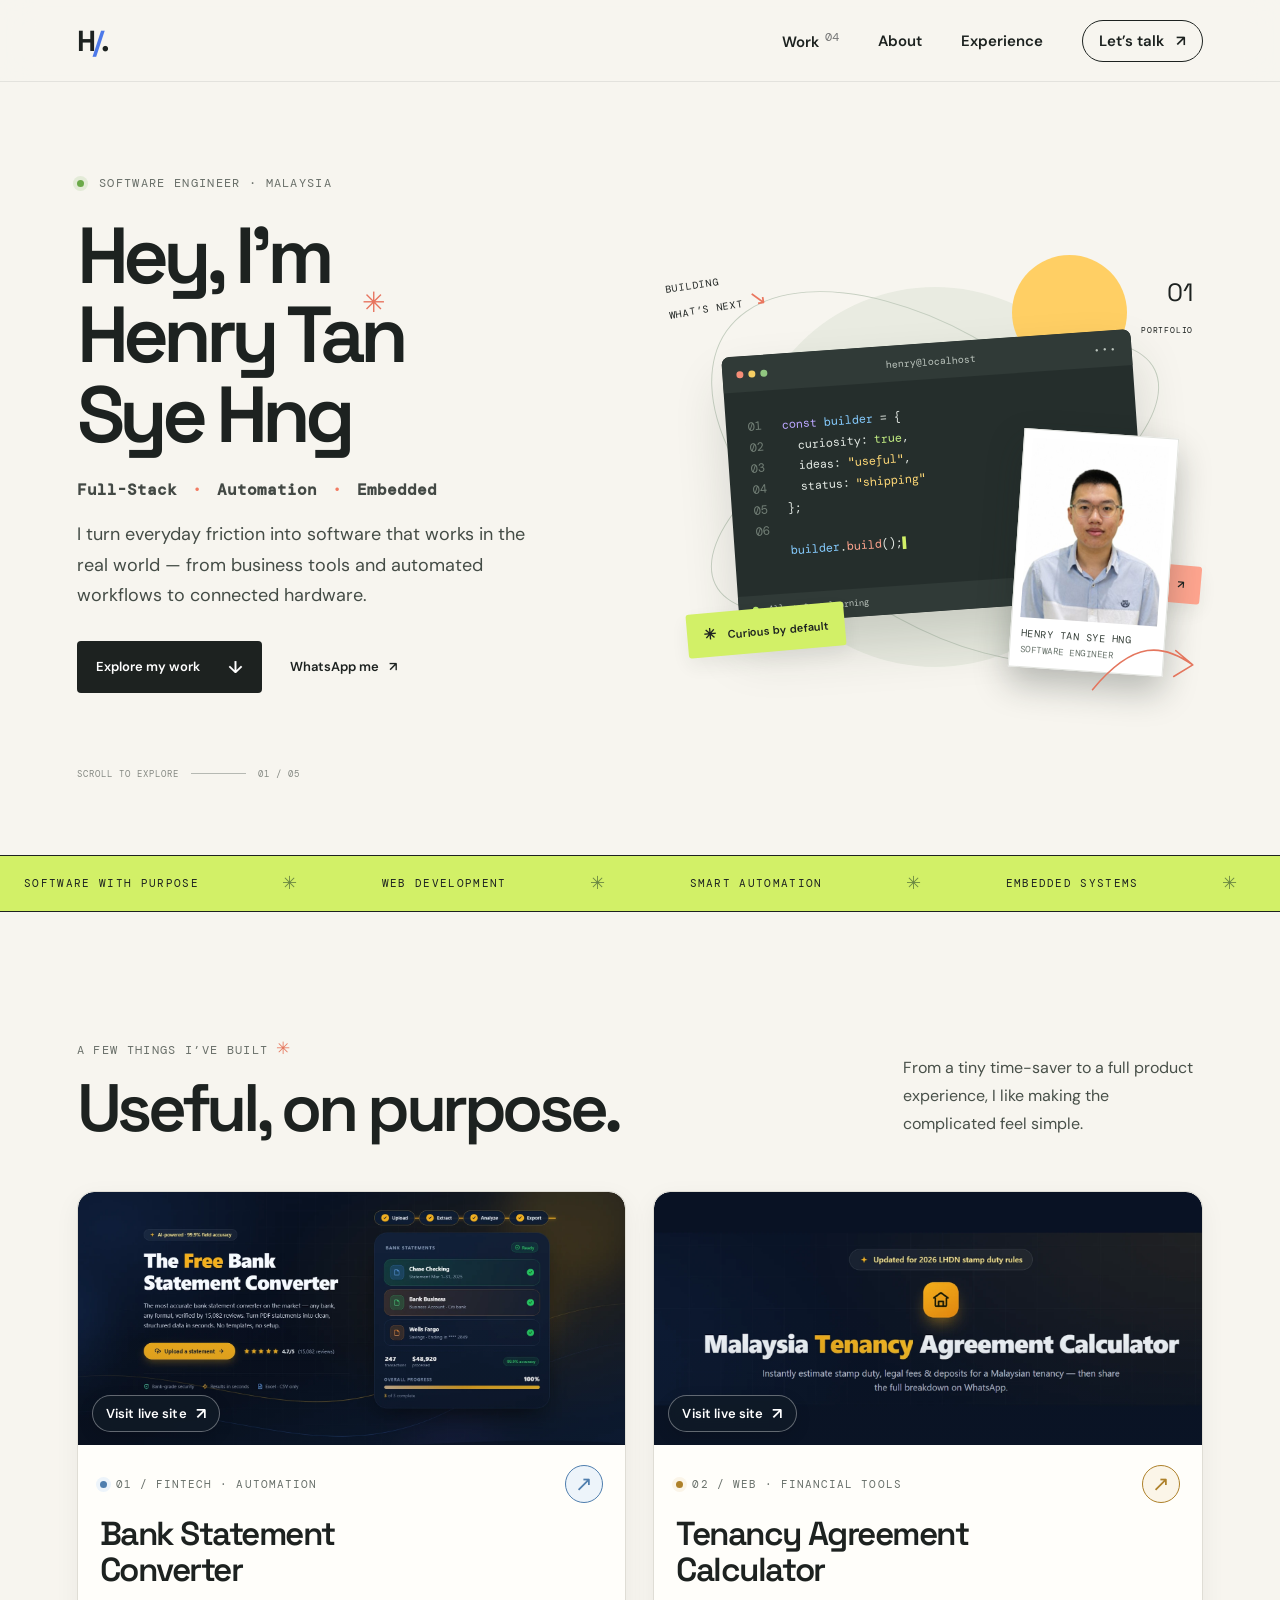
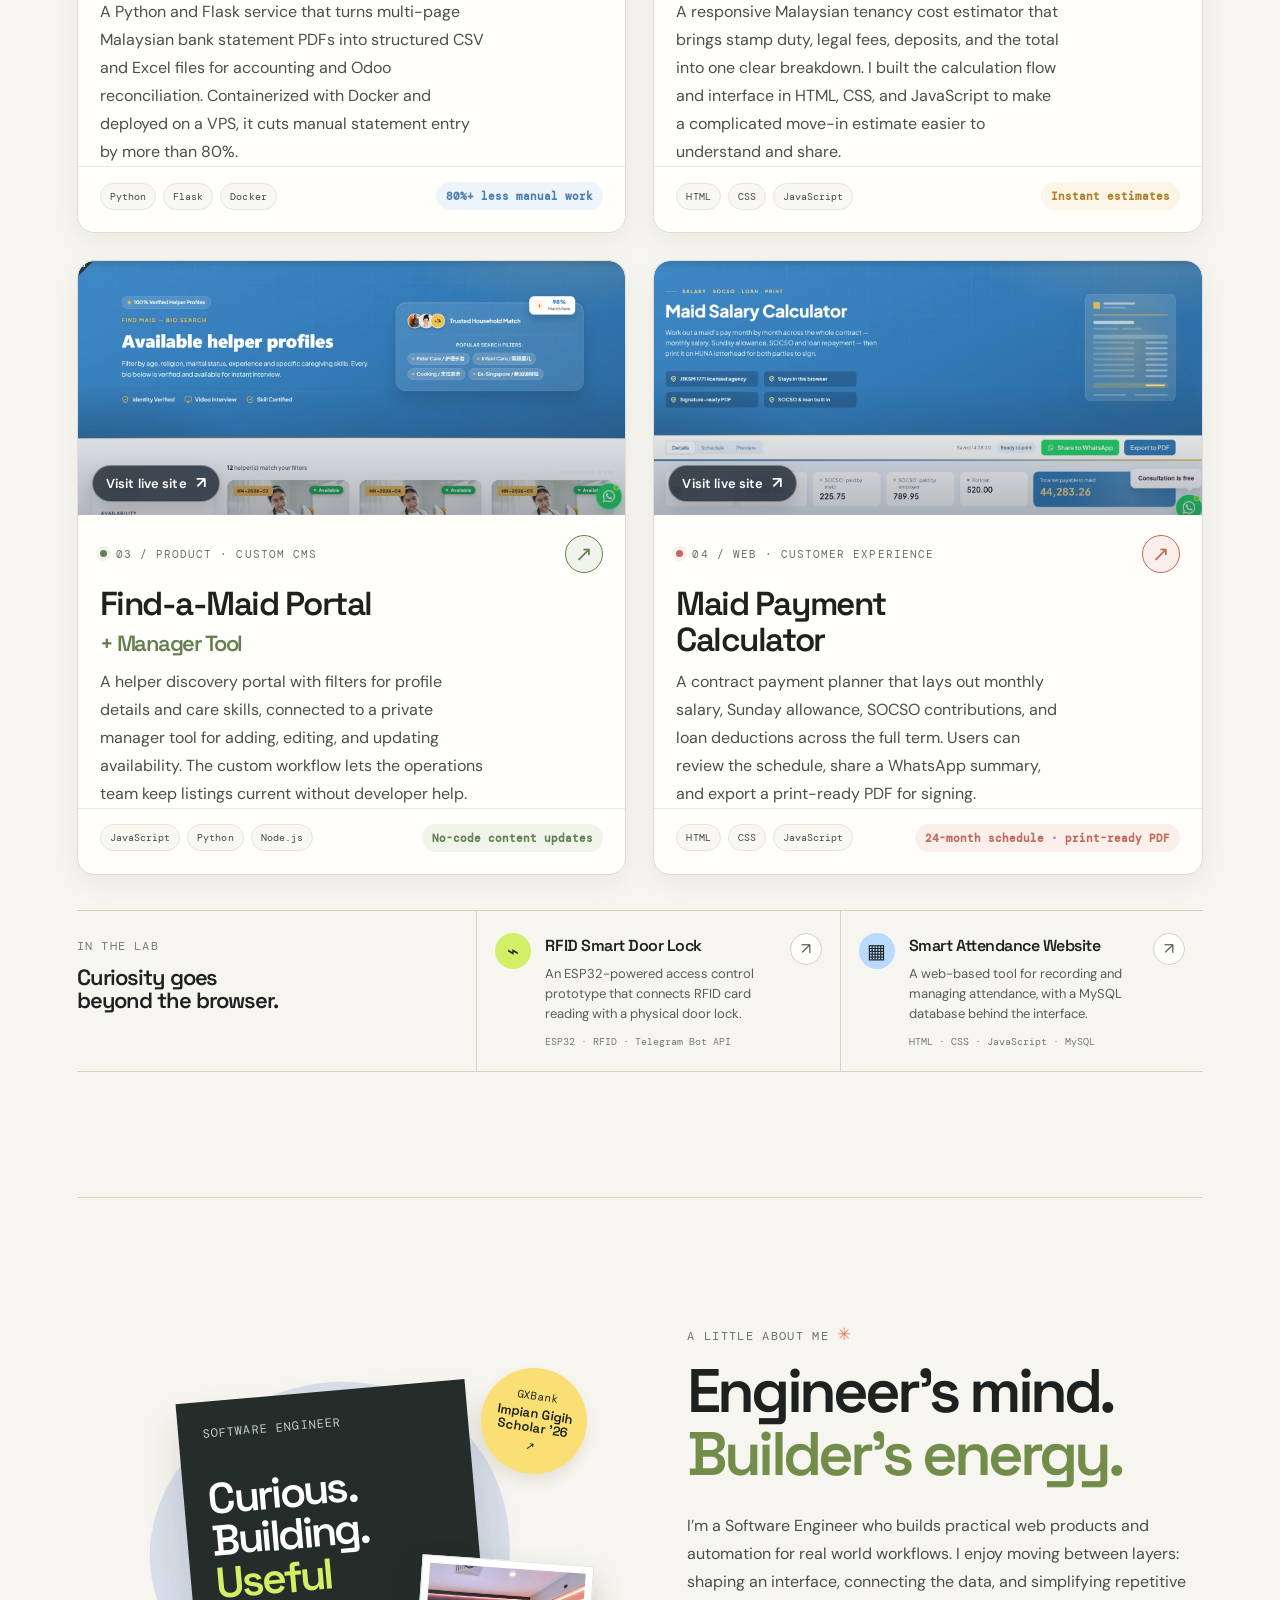
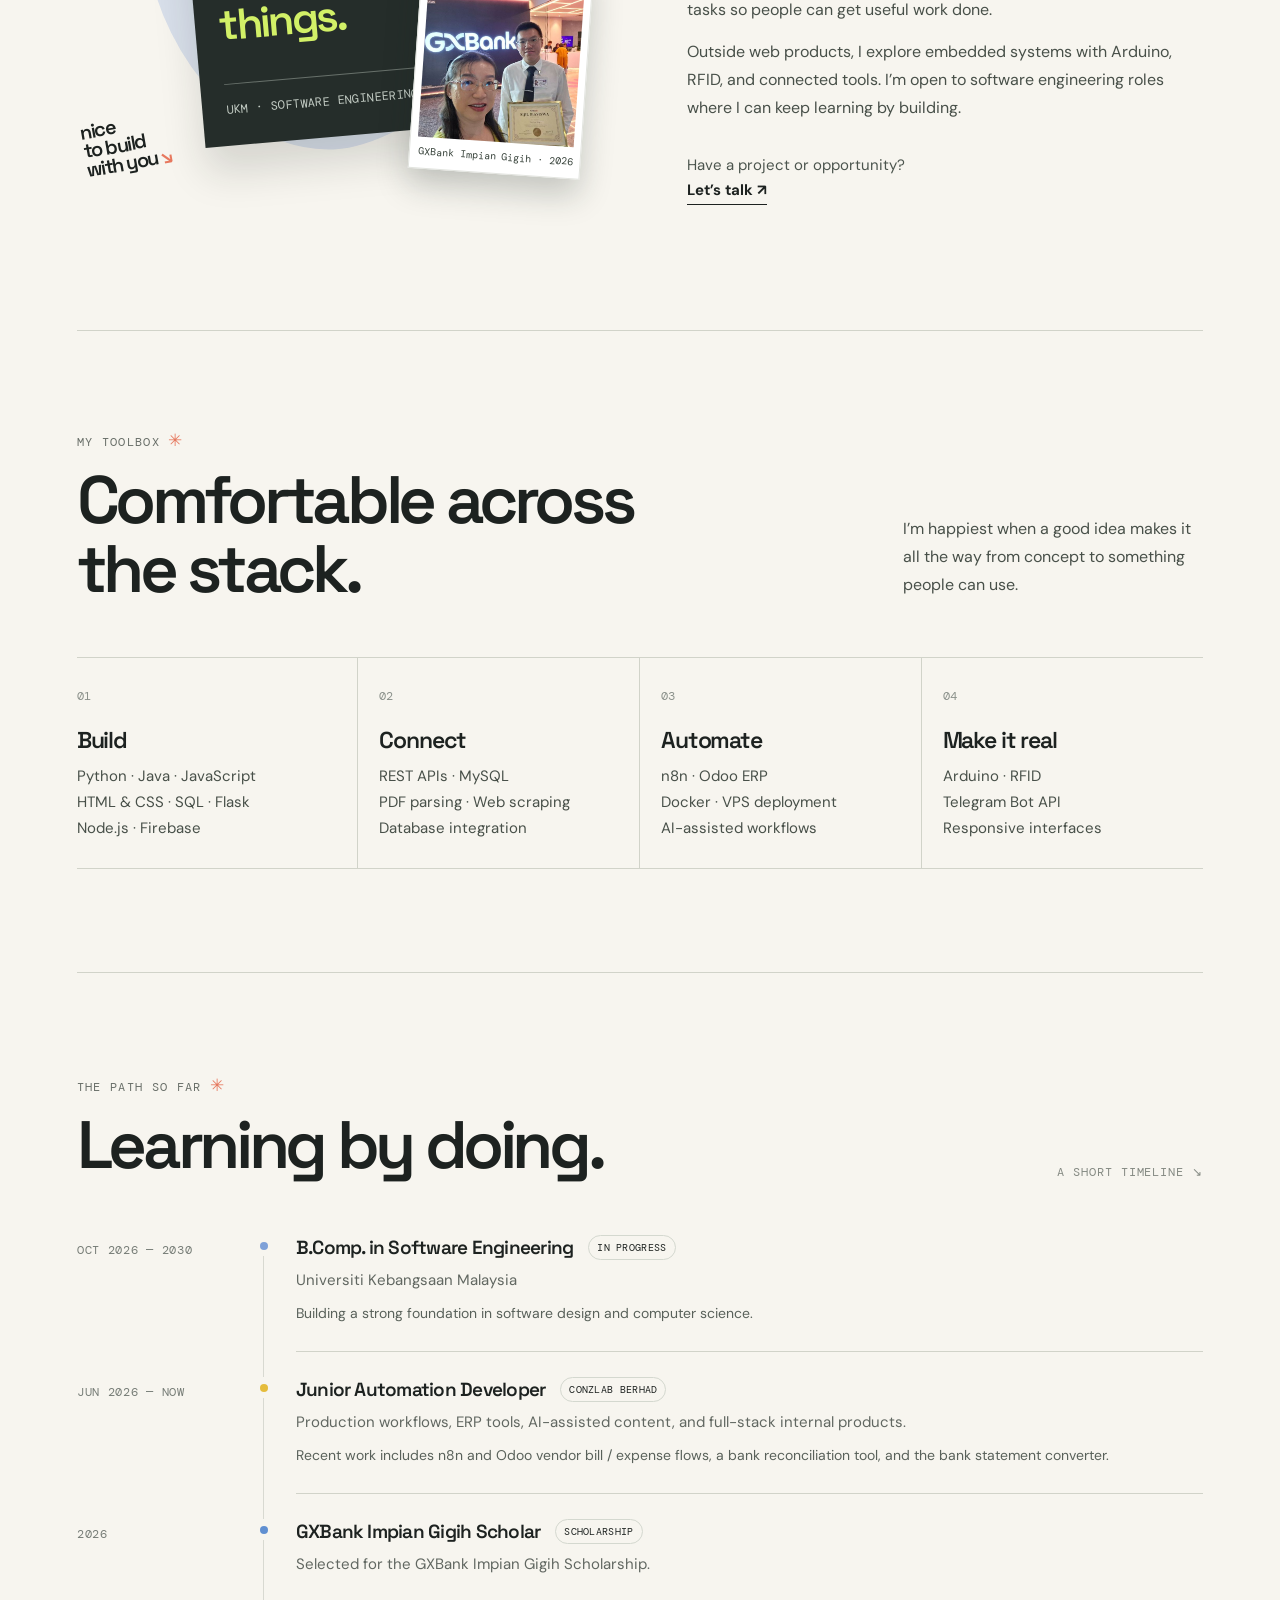
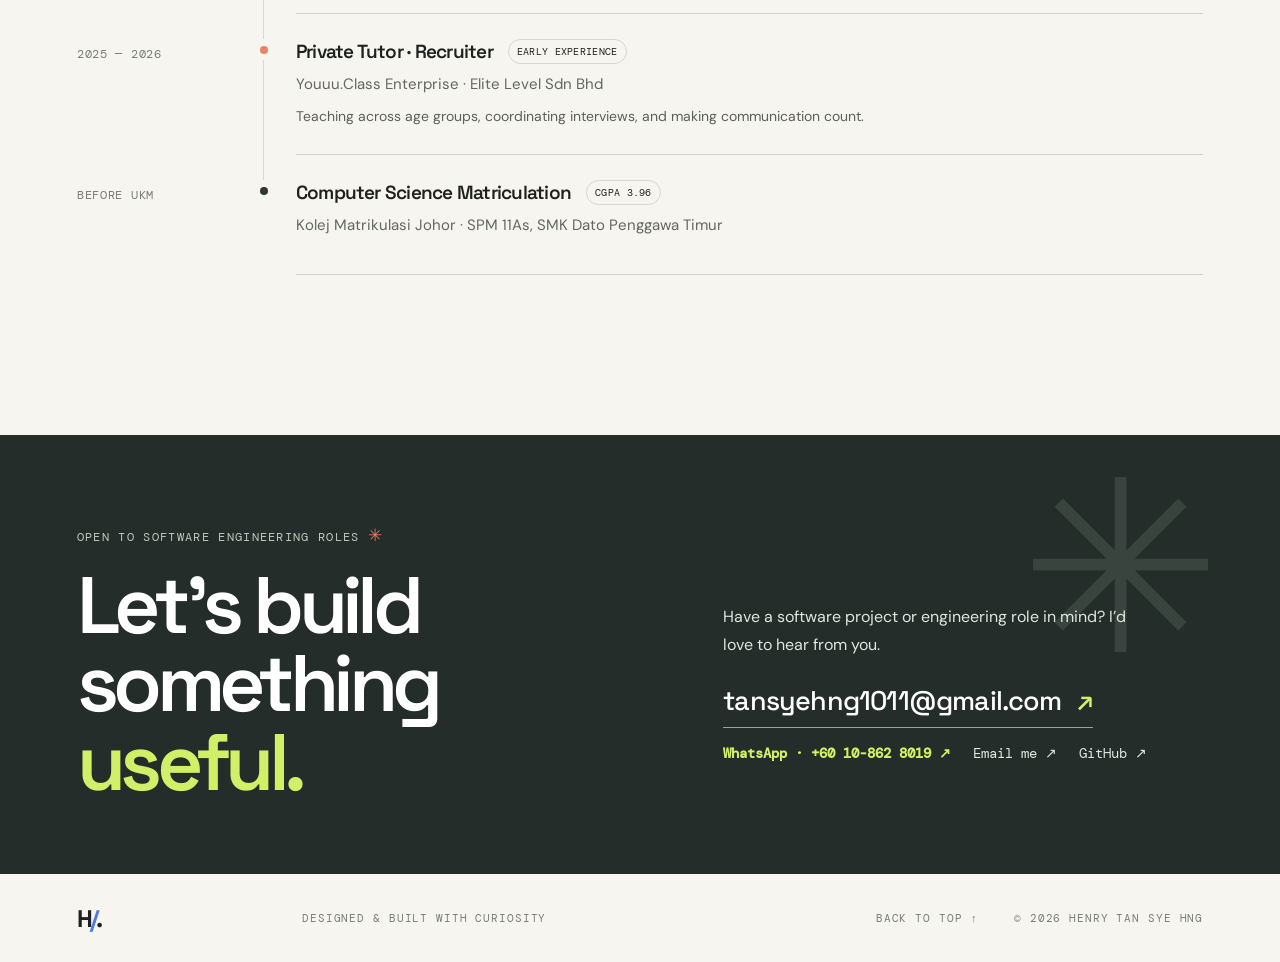
<file: index.html>
<!doctype html>
<html lang="en">
  <head>
    <meta charset="UTF-8" />
    <meta name="viewport" content="width=device-width, initial-scale=1" />
    <meta name="theme-color" content="#f7f5ef" />
    <meta name="description" content="Henry Tan Sye Hng is a Malaysia based software engineer building full stack web products, business automation, PDF tools, and embedded systems. Explore four live products and project details." />
    <meta name="author" content="Henry Tan Sye Hng" />
    <meta name="robots" content="index, follow, max-image-preview:large" />
    <link rel="canonical" href="https://tansyehng.github.io/henry-tan-sye-hng-portfolio/" />
    <meta property="og:title" content="Henry Tan Sye Hng — Software Engineer" />
    <meta property="og:description" content="Full stack software engineer in Malaysia. See live web products, business automation, PDF tools, and embedded projects built by Henry Tan Sye Hng." />
    <meta property="og:type" content="website" />
    <meta property="og:url" content="https://tansyehng.github.io/henry-tan-sye-hng-portfolio/" />
    <meta property="og:image" content="https://tansyehng.github.io/henry-tan-sye-hng-portfolio/henry-tan-sye-hng.jpg" />
    <meta name="twitter:card" content="summary_large_image" />
    <meta name="twitter:title" content="Henry Tan Sye Hng — Software Engineer" />
    <meta name="twitter:description" content="Full stack software engineer in Malaysia building web products, automation, and embedded systems." />
    <meta name="twitter:image" content="https://tansyehng.github.io/henry-tan-sye-hng-portfolio/henry-tan-sye-hng.jpg" />
    <title>Henry Tan Sye Hng — Software Engineer</title>
    <script type="application/ld+json">
      {
        "@context": "https://schema.org",
        "@graph": [
          {
            "@type": "Person",
            "@id": "https://tansyehng.github.io/henry-tan-sye-hng-portfolio/#henry",
            "name": "Henry Tan Sye Hng",
            "alternateName": "Tan Sye Hng (Henry)",
            "jobTitle": "Software Engineer",
            "url": "https://tansyehng.github.io/henry-tan-sye-hng-portfolio/",
            "image": "https://tansyehng.github.io/henry-tan-sye-hng-portfolio/henry-tan-sye-hng.jpg",
            "email": "mailto:tansyehng1011@gmail.com",
            "sameAs": ["https://github.com/tansyehng"],
            "address": {"@type": "PostalAddress", "addressCountry": "MY"},
            "knowsAbout": ["Software engineering", "Full stack web development", "Business process automation", "PDF bank statement parsing", "Flask", "Python", "JavaScript", "Node.js", "Embedded systems", "Arduino", "RFID"]
          },
          {
            "@type": "WebSite",
            "@id": "https://tansyehng.github.io/henry-tan-sye-hng-portfolio/#website",
            "url": "https://tansyehng.github.io/henry-tan-sye-hng-portfolio/",
            "name": "Henry Tan Sye Hng — Software Engineer Portfolio",
            "inLanguage": "en",
            "about": {"@id": "https://tansyehng.github.io/henry-tan-sye-hng-portfolio/#henry"}
          },
          {
            "@type": "ItemList",
            "name": "Software products built by Henry Tan Sye Hng",
            "itemListElement": [
              {"@type": "SoftwareApplication", "position": 1, "name": "Malaysia Bank Statement Converter", "applicationCategory": "BusinessApplication", "url": "https://www.conzlab.com/bank-statement-converter", "description": "A web tool that parses Malaysian bank statement PDFs into structured CSV or Excel data for accounting workflows."},
              {"@type": "SoftwareApplication", "position": 2, "name": "Malaysia Tenancy Agreement Calculator", "applicationCategory": "FinanceApplication", "url": "https://www.conzlab.com/tenancy-agreement-calculator", "description": "A calculator for estimating Malaysian tenancy agreement stamp duty, legal fees, and related costs."},
              {"@type": "WebApplication", "position": 3, "name": "HUNA Find-a-Maid Portal", "applicationCategory": "BusinessApplication", "url": "https://huna-employment.com/find-a-maid", "description": "A searchable helper profile portal with a manager content tool for maintaining profile information."},
              {"@type": "SoftwareApplication", "position": 4, "name": "HUNA Maid Payment Calculator", "applicationCategory": "BusinessApplication", "url": "https://huna-employment.com/maid-payment-calculator", "description": "A calculator for maid salary schedules, Sunday allowance, SOCSO, loan repayment, and printable payment summaries."}
            ]
          }
        ]
      }
    </script>
    <link rel="icon" type="image/svg+xml" href="favicon.svg" />
    <link rel="preconnect" href="https://fonts.googleapis.com" />
    <link rel="preconnect" href="https://fonts.gstatic.com" crossorigin />
    <link href="https://fonts.googleapis.com/css2?family=DM+Mono:wght@400;500&family=DM+Sans:wght@400;500;600;700&family=Space+Grotesk:wght@400;500;600;700&display=swap" rel="stylesheet" />
    <link rel="stylesheet" href="styles.css?v=20" />
    <script src="script.js?v=2" defer></script>
  </head>
  <body>
    <a class="skip-link" href="#main">Skip to content</a>
    <header class="site-header">
      <a class="brand" href="#top" aria-label="Henry Tan Sye Hng home">H<span>/</span>.</a>
      <button class="menu-toggle" aria-expanded="false" aria-controls="primary-nav" aria-label="Open navigation"><span></span><span></span></button>
      <nav id="primary-nav" class="nav-links" aria-label="Main navigation">
        <a href="#work">Work <sup>04</sup></a>
        <a href="#about">About</a>
        <a href="#experience">Experience</a>
        <a class="nav-contact" href="#contact">Let’s talk <span>↗</span></a>
      </nav>
    </header>

    <main id="main">
      <section class="hero section-wrap" id="top">
        <div class="hero-copy reveal">
          <p class="eyebrow"><span class="status-dot"></span> SOFTWARE ENGINEER · MALAYSIA</p>
          <h1>Hey, I’m<br /><span class="name-highlight">Henry Tan<br />Sye Hng<span class="name-spark">✳</span></span></h1>
          <p class="hero-role">Full-Stack <span>·</span> Automation <span>·</span> Embedded</p>
          <p class="hero-intro">I turn everyday friction into software that works in the real world — from business tools and automated workflows to connected hardware.</p>
          <div class="hero-actions">
            <a class="button button-dark" href="#work">Explore my work <span>↓</span></a>
            <a class="text-link" href="https://wa.me/60108628019" target="_blank" rel="noreferrer">WhatsApp me <span>↗</span></a>
          </div>
          <div class="hero-footnote"><span>SCROLL TO EXPLORE</span><span class="scroll-line"></span><span>01 / 05</span></div>
        </div>
        <div class="hero-art reveal" role="img" aria-label="Illustration of a software workspace">
          <div class="art-sticker sticker-top">BUILDING<br />WHAT’S NEXT <span>↘</span></div>
          <div class="orbit orbit-one"></div><div class="orbit orbit-two"></div>
          <div class="art-sun"></div>
          <div class="hero-window">
            <div class="window-bar"><div class="window-dots"><i></i><i></i><i></i></div><span>henry@localhost</span><span class="window-menu">•••</span></div>
            <div class="window-content">
              <div class="code-gutter">01<br />02<br />03<br />04<br />05<br />06</div>
              <pre><span class="code-muted">const</span> <span class="code-blue">builder</span> = {
  curiosity: <span class="code-green">true</span>,
  ideas: <span class="code-yellow">"useful"</span>,
  status: <span class="code-yellow">"shipping"</span>
};

<span class="code-blue">builder</span>.<span class="code-pink">build</span>();<b class="cursor">▌</b></pre>
            </div>
            <div class="window-status"><span><i></i> All systems learning</span><span>UTF-8</span></div>
          </div>
          <div class="art-chip chip-lime"><span>✳</span> Curious by default</div>
          <div class="art-chip chip-coral">Code that helps people <span>↗</span></div>
          <div class="art-number">01<br /><small>PORTFOLIO</small></div>
          <svg class="art-arrow" viewBox="0 0 140 90" fill="none" aria-hidden="true"><path d="M4 83C48 12 85 13 126 34M126 34L102 19M126 34L104 52" stroke="currentColor" stroke-width="2" stroke-linecap="round" stroke-linejoin="round"/></svg><figure class="portrait-card"><img src="henry-tan-sye-hng.jpg" alt="Henry Tan Sye Hng" /><figcaption>HENRY TAN SYE HNG <span>SOFTWARE ENGINEER</span></figcaption></figure>
        </div>
      </section>

      <section class="ticker" aria-label="Areas of focus"><div class="ticker-track"><span>SOFTWARE WITH PURPOSE</span><b>✳</b><span>WEB DEVELOPMENT</span><b>✳</b><span>SMART AUTOMATION</span><b>✳</b><span>EMBEDDED SYSTEMS</span><b>✳</b><span>SOFTWARE WITH PURPOSE</span><b>✳</b><span>WEB DEVELOPMENT</span><b>✳</b><span>SMART AUTOMATION</span><b>✳</b><span>EMBEDDED SYSTEMS</span><b>✳</b></div></section>

      <section class="work section-wrap section-space" id="work">
        <div class="section-heading reveal"><div><p class="eyebrow">A FEW THINGS I’VE BUILT <span>✳</span></p><h2>Useful, on purpose.</h2></div><p class="heading-note">From a tiny time-saver to a full product experience, I like making the complicated feel simple.</p></div>
        <div class="project-grid">
          <article class="project-card project-blue reveal" data-project="converter">
            <div class="project-visual screenshot-visual">
              <a class="project-image-link" href="https://www.conzlab.com/bank-statement-converter" target="_blank" rel="noopener noreferrer" aria-label="Open Bank Statement Converter in a new tab">
                <img src="bank-statement-converter.webp" alt="Real screenshot of the Bank Statement Converter website" loading="lazy" />
                <span class="image-visit">Visit live site <span aria-hidden="true">↗</span></span>
              </a>
            </div>
            <div class="project-meta"><span>01 / FINTECH · AUTOMATION</span><a class="open-project" href="https://www.conzlab.com/bank-statement-converter" target="_blank" rel="noopener noreferrer" aria-label="Open Bank Statement Converter in a new tab">↗</a></div>
            <h3>Bank Statement<br />Converter</h3><p class="project-detail">A Python and Flask service that turns multi-page Malaysian bank statement PDFs into structured CSV and Excel files for accounting and Odoo reconciliation. Containerized with Docker and deployed on a VPS, it cuts manual statement entry by more than 80%.</p>
            <div class="project-bottom"><div class="tag-list"><span>Python</span><span>Flask</span><span>Docker</span></div><span class="impact">80%+ less manual work</span></div>
          </article>

          <article class="project-card project-yellow reveal" data-project="tenancy">
            <div class="project-visual screenshot-visual">
              <a class="project-image-link project-image-link--tenancy" href="https://www.conzlab.com/tenancy-agreement-calculator" target="_blank" rel="noopener noreferrer" aria-label="Open Tenancy Agreement Calculator in a new tab">
                <img src="tenancy-agreement-calculator.webp" alt="Real screenshot of the Malaysia Tenancy Agreement Calculator website" loading="lazy" />
                <span class="image-visit">Visit live site <span aria-hidden="true">↗</span></span>
              </a>
            </div>
            <div class="project-meta"><span>02 / WEB · FINANCIAL TOOLS</span><a class="open-project" href="https://www.conzlab.com/tenancy-agreement-calculator" target="_blank" rel="noopener noreferrer" aria-label="Open Tenancy Agreement Calculator in a new tab">↗</a></div>
            <h3>Tenancy Agreement<br />Calculator</h3><p class="project-detail">A responsive Malaysian tenancy cost estimator that brings stamp duty, legal fees, deposits, and the total into one clear breakdown. I built the calculation flow and interface in HTML, CSS, and JavaScript to make a complicated move-in estimate easier to understand and share.</p>
            <div class="project-bottom"><div class="tag-list"><span>HTML</span><span>CSS</span><span>JavaScript</span></div><span class="impact">Instant estimates</span></div>
          </article>

          <article class="project-card project-lime reveal" data-project="huna">
            <div class="project-visual screenshot-visual">
              <a class="project-image-link" href="https://huna-employment.com/find-a-maid" target="_blank" rel="noopener noreferrer" aria-label="Open Huna Find-a-Maid in a new tab">
                <img src="find-a-maid.webp" alt="Real screenshot of the Huna Find-a-Maid search page" loading="lazy" />
                <span class="image-visit">Visit live site <span aria-hidden="true">↗</span></span>
              </a>
            </div>
            <div class="project-meta"><span>03 / PRODUCT · CUSTOM CMS</span><a class="open-project" href="https://huna-employment.com/find-a-maid" target="_blank" rel="noopener noreferrer" aria-label="Open Huna Find-a-Maid in a new tab">↗</a></div>
            <h3>Find-a-Maid Portal<br /><span class="plus-title">+ Manager Tool</span></h3><p class="project-detail">A helper discovery portal with filters for profile details and care skills, connected to a private manager tool for adding, editing, and updating availability. The custom workflow lets the operations team keep listings current without developer help.</p>
            <div class="project-bottom"><div class="tag-list"><span>JavaScript</span><span>Python</span><span>Node.js</span></div><span class="impact">No-code content updates</span></div>
          </article>

          <article class="project-card project-coral reveal" data-project="payment">
            <div class="project-visual screenshot-visual">
              <a class="project-image-link project-image-link--salary" href="https://huna-employment.com/maid-payment-calculator" target="_blank" rel="noopener noreferrer" aria-label="Open Huna Maid Payment Calculator in a new tab">
                <img src="maid-payment-calculator.webp" alt="Real screenshot of the Huna Maid Salary Calculator and payment schedule" loading="lazy" />
                <span class="image-visit">Visit live site <span aria-hidden="true">↗</span></span>
              </a>
            </div>
            <div class="project-meta"><span>04 / WEB · CUSTOMER EXPERIENCE</span><a class="open-project" href="https://huna-employment.com/maid-payment-calculator" target="_blank" rel="noopener noreferrer" aria-label="Open Huna Maid Payment Calculator in a new tab">↗</a></div>
            <h3>Maid Payment<br />Calculator</h3><p class="project-detail">A contract payment planner that lays out monthly salary, Sunday allowance, SOCSO contributions, and loan deductions across the full term. Users can review the schedule, share a WhatsApp summary, and export a print-ready PDF for signing.</p>
            <div class="project-bottom"><div class="tag-list"><span>HTML</span><span>CSS</span><span>JavaScript</span></div><span class="impact">24-month schedule · print-ready PDF</span></div>
          </article>
        </div>
        <div class="side-project-strip reveal">
          <div class="side-project-intro"><span>IN THE LAB</span><h3>Curiosity goes<br />beyond the browser.</h3></div>
          <article class="side-project"><span class="side-icon">⌁</span><div><h4>RFID Smart Door Lock</h4><p class="side-project-detail">An ESP32-powered access control prototype that connects RFID card reading with a physical door lock.</p><p class="side-project-tech">ESP32 · RFID · Telegram Bot API</p></div><button class="side-arrow" type="button" data-open="rfid" aria-haspopup="dialog" aria-label="View RFID Smart Door Lock details">↗</button></article>
          <article class="side-project"><span class="side-icon side-icon-blue">▦</span><div><h4>Smart Attendance Website</h4><p class="side-project-detail">A web-based tool for recording and managing attendance, with a MySQL database behind the interface.</p><p class="side-project-tech">HTML · CSS · JavaScript · MySQL</p></div><button class="side-arrow" type="button" data-open="attendance" aria-haspopup="dialog" aria-label="View Smart Attendance Website details">↗</button></article>
        </div>
      </section>

      <section class="about-section section-wrap section-space" id="about">
        <div class="about-visual reveal"><div class="about-blob"></div><div class="about-card"><span class="about-card-label">SOFTWARE ENGINEER</span><b>Curious.<br />Building.<br /><span>Useful things.</span></b><div class="about-card-foot"><span>UKM · SOFTWARE ENGINEERING</span><span>✳</span></div></div><div class="scholar-badge"><span>GXBank</span><b>Impian Gigih<br />Scholar ’26</b><span>↗</span></div><figure class="award-photo"><img src="gxbank-scholarship-henry-tan.jpg" alt="Henry Tan Sye Hng at the GXBank Impian Gigih scholarship award ceremony"/><figcaption>GXBank Impian Gigih · 2026</figcaption></figure><div class="about-doodle">nice<br />to build<br />with you <span>↘</span></div></div>
        <div class="about-copy reveal"><p class="eyebrow">A LITTLE ABOUT ME <span>✳</span></p><h2>Engineer’s mind.<br /><span>Builder’s energy.</span></h2><p>I’m a Software Engineer who builds practical web products and automation for real world workflows. I enjoy moving between layers: shaping an interface, connecting the data, and simplifying repetitive tasks so people can get useful work done.</p><p>Outside web products, I explore embedded systems with Arduino, RFID, and connected tools. I’m open to software engineering roles where I can keep learning by building.</p><a class="underlined-link" href="mailto:tansyehng1011@gmail.com">Have a project or opportunity? <span>Let’s talk ↗</span></a></div>
      </section>

      <section class="toolbox section-wrap section-space">
        <div class="section-heading reveal"><div><p class="eyebrow">MY TOOLBOX <span>✳</span></p><h2>Comfortable across<br />the stack.</h2></div><p class="heading-note">I’m happiest when a good idea makes it all the way from concept to something people can use.</p></div>
        <div class="toolbox-grid reveal"><div class="toolbox-col"><span class="toolbox-index">01</span><h3>Build</h3><p>Python · Java · JavaScript<br />HTML & CSS · SQL · Flask<br />Node.js · Firebase</p></div><div class="toolbox-col"><span class="toolbox-index">02</span><h3>Connect</h3><p>REST APIs · MySQL<br />PDF parsing · Web scraping<br />Database integration</p></div><div class="toolbox-col"><span class="toolbox-index">03</span><h3>Automate</h3><p>n8n · Odoo ERP<br />Docker · VPS deployment<br />AI-assisted workflows</p></div><div class="toolbox-col"><span class="toolbox-index">04</span><h3>Make it real</h3><p>Arduino · RFID<br />Telegram Bot API<br />Responsive interfaces</p></div></div>
      </section>

      <section class="experience section-wrap section-space" id="experience">
        <div class="section-heading reveal"><div><p class="eyebrow">THE PATH SO FAR <span>✳</span></p><h2>Learning by doing.</h2></div><span class="timeline-note">A SHORT TIMELINE ↘</span></div>
        <div class="timeline reveal"><article class="timeline-item"><span class="timeline-date">OCT 2026 — 2030</span><div class="timeline-marker"></div><div class="timeline-content"><div class="timeline-title"><h3>B.Comp. in Software Engineering</h3><span>IN PROGRESS</span></div><p>Universiti Kebangsaan Malaysia</p><small>Building a strong foundation in software design and computer science.</small></div></article><article class="timeline-item"><span class="timeline-date">JUN 2026 — NOW</span><div class="timeline-marker marker-yellow"></div><div class="timeline-content"><div class="timeline-title"><h3>Junior Automation Developer</h3><span>CONZLAB BERHAD</span></div><p>Production workflows, ERP tools, AI-assisted content, and full-stack internal products.</p><small>Recent work includes n8n and Odoo vendor bill / expense flows, a bank reconciliation tool, and the bank statement converter.</small></div></article><article class="timeline-item"><span class="timeline-date">2026</span><div class="timeline-marker marker-blue"></div><div class="timeline-content scholarship-content"><div class="timeline-title"><h3>GXBank Impian Gigih Scholar</h3><span>SCHOLARSHIP</span></div><p>Selected for the GXBank Impian Gigih Scholarship.</p></div></article><article class="timeline-item"><span class="timeline-date">2025 — 2026</span><div class="timeline-marker marker-coral"></div><div class="timeline-content"><div class="timeline-title"><h3>Private Tutor · Recruiter</h3><span>EARLY EXPERIENCE</span></div><p>Youuu.Class Enterprise · Elite Level Sdn Bhd</p><small>Teaching across age groups, coordinating interviews, and making communication count.</small></div></article><article class="timeline-item"><span class="timeline-date">BEFORE UKM</span><div class="timeline-marker marker-dark"></div><div class="timeline-content"><div class="timeline-title"><h3>Computer Science Matriculation</h3><span>CGPA 3.96</span></div><p>Kolej Matrikulasi Johor · SPM 11As, SMK Dato Penggawa Timur</p></div></article></div>
      </section>

      <section class="contact-section" id="contact"><div class="contact-inner section-wrap reveal"><div><p class="eyebrow">OPEN TO SOFTWARE ENGINEERING ROLES <span>✳</span></p><h2>Let’s build<br />something <span>useful.</span></h2></div><div class="contact-right"><p>Have a software project or engineering role in mind? I’d love to hear from you.</p><a class="contact-email" href="mailto:tansyehng1011@gmail.com">tansyehng1011@gmail.com <span>↗</span></a><div class="contact-links"><a class="whatsapp-link" href="https://wa.me/60108628019" target="_blank" rel="noreferrer">WhatsApp · +60 10-862 8019 ↗</a><a href="mailto:tansyehng1011@gmail.com">Email me ↗</a><a href="https://github.com/tansyehng" id="github-link" aria-label="GitHub profile" target="_blank" rel="noreferrer">GitHub ↗</a></div></div><div class="contact-spark">✳</div></div></section>
    </main>

    <footer class="footer section-wrap"><a class="brand" href="#top">H<span>/</span>.</a><p>DESIGNED & BUILT WITH CURIOSITY</p><a href="#top">BACK TO TOP ↑</a><span>© 2026 HENRY TAN SYE HNG</span></footer>

    <dialog class="case-dialog" aria-labelledby="dialog-title"><button class="dialog-close" aria-label="Close project details">×</button><p class="eyebrow" id="dialog-kicker">PROJECT / 01</p><h2 id="dialog-title">Project title</h2><p class="dialog-lede" id="dialog-lede"></p><div class="dialog-details"><div><span>THE CHALLENGE</span><p id="dialog-challenge"></p></div><div><span>WHAT I BUILT</span><p id="dialog-build"></p></div><div><span>THE OUTCOME</span><p id="dialog-outcome"></p></div></div><div class="dialog-stack" id="dialog-stack"></div><a class="button button-dark dialog-link" id="dialog-link" href="#" target="_blank" rel="noreferrer">Visit live project <span>↗</span></a></dialog>
  </body>
</html>
</file>
<file: styles.css>
html{overflow-x:hidden}:root{--paper:#f7f5ef;--ink:#1d2220;--muted:#656b66;--line:#d9d8d0;--blue:#b9d9ff;--yellow:#f9df74;--lime:#d2f067;--coral:#ffa58f;--display:"Space Grotesk",sans-serif;--body:"DM Sans",sans-serif;--mono:"DM Mono",monospace}*{box-sizing:border-box}html{scroll-behavior:smooth;scroll-padding-top:90px}body{margin:0;background:var(--paper);color:var(--ink);font-family:var(--body);font-size:16px;-webkit-font-smoothing:antialiased}a{color:inherit;text-decoration:none}button{font:inherit;color:inherit}.skip-link{position:fixed;z-index:100;top:10px;left:10px;padding:10px 14px;background:var(--ink);color:white;transform:translateY(-150%)}.skip-link:focus{transform:none}.site-header{height:82px;padding:0 max(calc((100vw - 1220px)/2),6vw);display:flex;align-items:center;justify-content:space-between;border-bottom:1px solid rgba(29,34,32,.09);position:sticky;top:0;z-index:20;background:rgba(247,245,239,.9);backdrop-filter:blur(16px)}.brand{font:700 29px var(--display);letter-spacing:-3px}.brand span{color:#4d79e9}.nav-links{display:flex;align-items:center;gap:39px;font-size:13px;font-weight:600}.nav-links>a{transition:color .2s}.nav-links>a:hover,.text-link:hover{color:#4d79e9}.nav-links sup{font:10px var(--mono);color:#777;margin-left:2px}.nav-contact{border:1px solid var(--ink);padding:10px 16px;border-radius:99px}.nav-contact span{padding-left:8px}.menu-toggle{display:none}.section-wrap{width:min(1220px,88vw);margin-inline:auto}.hero{min-height:660px;padding-top:93px;padding-bottom:75px;display:grid;grid-template-columns:1fr 1fr;align-items:center;gap:55px}.eyebrow{font:11px var(--mono);letter-spacing:.11em;color:#696f69;margin:0 0 25px}.status-dot{display:inline-block;width:7px;height:7px;background:#6ba949;border-radius:50%;margin-right:7px;box-shadow:0 0 0 4px rgba(107,169,73,.14)}.hero h1{font:600 clamp(64px,8vw,104px)/.94 var(--display);letter-spacing:-.085em;margin:0}.name-highlight{position:relative;white-space:nowrap}.name-spark{font:28px var(--body);color:#e7735e;position:absolute;right:-35px;top:0;letter-spacing:0;animation:spin 15s linear infinite}.hero-role{font:600 14px var(--mono);margin:24px 0 17px;color:#434945}.hero-role span{color:#f27b62;padding:0 5px}.hero-intro{max-width:480px;font-size:16px;line-height:1.75;color:#5e645f;margin:0}.hero-actions{display:flex;align-items:center;gap:28px;margin-top:30px}.button{display:inline-flex;align-items:center;gap:28px;padding:15px 19px;border-radius:4px;font-size:13px;font-weight:600;transition:transform .2s,background .2s}.button:hover{transform:translateY(-3px)}.button-dark{background:var(--ink);color:white}.button-dark:hover{background:#3b4c43}.button span{font-size:17px}.text-link{font-size:13px;font-weight:600}.text-link span{padding-left:7px}.hero-footnote{display:flex;align-items:center;gap:12px;margin-top:75px;color:#858983;font:9px var(--mono);letter-spacing:.11em}.scroll-line{height:1px;width:55px;background:#b6b9b3}.hero-art{height:475px;position:relative;display:grid;place-items:center}.hero-art:before{content:"";width:380px;height:380px;border-radius:50%;position:absolute;background:#e4e9dc;opacity:.75}.orbit{position:absolute;border:1px solid #c6cfc1;border-radius:50%;transform:rotate(-26deg)}.orbit-one{width:490px;height:190px}.orbit-two{width:510px;height:280px;transform:rotate(35deg)}.art-sun{position:absolute;width:115px;height:115px;background:#ffcf64;right:76px;top:15px;border-radius:50%;filter:blur(.2px)}.hero-window{position:relative;width:min(410px,90%);height:268px;background:#252e2c;color:white;border-radius:8px;box-shadow:0 28px 50px #27362b2b;overflow:hidden;transform:rotate(-4deg);z-index:2;animation:float 6s ease-in-out infinite}.window-bar,.window-status{height:36px;padding:0 14px;display:flex;align-items:center;justify-content:space-between;color:#bbc4bd;background:#303a37;font:10px var(--mono)}.window-dots{display:flex;gap:5px}.window-dots i{height:7px;width:7px;border-radius:50%;background:#f58d77}.window-dots i:nth-child(2){background:#f5cd63}.window-dots i:nth-child(3){background:#91c781}.window-menu{letter-spacing:2px}.window-content{display:flex;padding:25px 22px;gap:20px}.code-gutter{color:#748178;font:12px/1.75 var(--mono);text-align:right}.window-content pre{font:12px/1.75 var(--mono);margin:0;color:#e4eae5}.code-muted{color:#bba6ff}.code-blue{color:#86ccff}.code-green{color:#c4ef83}.code-yellow{color:#ffd977}.code-pink{color:#ffa58f}.cursor{color:#d2f067;animation:blink 1s steps(2) infinite}.window-status{height:28px;position:absolute;bottom:0;left:0;right:0;font-size:9px}.window-status i{display:inline-block;width:6px;height:6px;border-radius:50%;background:#b6e766;margin-right:5px}.art-sticker{position:absolute;z-index:4;font:10px/1.5 var(--mono);letter-spacing:.08em}.sticker-top{top:34px;left:0;transform:rotate(-9deg)}.sticker-top span{font-size:21px;color:#ea765e}.art-chip{position:absolute;z-index:4;padding:12px 16px;border-radius:3px;font-size:11px;font-weight:600;box-shadow:0 8px 18px #27362b12}.chip-lime{background:var(--lime);left:20px;bottom:63px;transform:rotate(-5deg)}.chip-lime span{padding-right:8px;font-size:15px}.chip-coral{background:var(--coral);right:2px;bottom:118px;transform:rotate(5deg)}.chip-coral span{padding-left:10px}.art-number{position:absolute;right:10px;top:36px;z-index:5;font:25px var(--display);text-align:right}.art-number small{font:8px var(--mono);letter-spacing:.1em}.art-arrow{position:absolute;width:110px;right:0;bottom:12px;z-index:5;color:#e4765e;transform:rotate(8deg)}.ticker{overflow:hidden;border-top:1px solid var(--ink);border-bottom:1px solid var(--ink);height:57px;display:flex;align-items:center;background:var(--lime)}.ticker-track{display:flex;align-items:center;justify-content:space-around;gap:35px;white-space:nowrap;min-width:200%;animation:ticker 30s linear infinite;font:11px var(--mono);letter-spacing:.12em}.ticker-track b{font:18px var(--body);color:#6a8742}.section-space{padding-top:125px;padding-bottom:125px}.section-heading{display:flex;justify-content:space-between;align-items:end;margin-bottom:48px}.section-heading .eyebrow,.about-copy .eyebrow{margin-bottom:15px}.section-heading .eyebrow span,.about-copy .eyebrow span,.contact-section .eyebrow span{color:#e6785e;font-size:17px}.section-heading h2,.about-copy h2{font:600 clamp(42px,5.8vw,67px)/1.03 var(--display);letter-spacing:-.065em;margin:0}.heading-note{max-width:300px;color:#6c716d;line-height:1.65;font-size:14px;margin:0 0 5px}.project-grid{display:grid;grid-template-columns:1fr 1fr;gap:27px}.project-card{overflow:hidden;border-radius:5px;padding:0 28px 25px;transition:transform .3s,box-shadow .3s}.project-card:hover{transform:translateY(-5px);box-shadow:0 16px 28px #19271b12}.project-blue{background:var(--blue)}.project-yellow{background:var(--yellow)}.project-lime{background:var(--lime)}.project-coral{background:var(--coral)}.project-visual{height:300px;position:relative;display:grid;place-items:center;overflow:hidden}.visual-tag{position:absolute;left:0;bottom:17px;font:9px var(--mono);letter-spacing:.08em;color:#434a46}.converter-visual{background:radial-gradient(ellipse at 50% 55%,#d9e9fa 0,#b9d9ff 60%);}.paper{position:absolute;width:125px;height:157px;background:white;border-radius:4px;left:calc(50% - 188px);top:65px;box-shadow:0 11px 22px #264d691b;transform:rotate(-9deg);padding:22px 13px}.paper-one:before{content:"BANK STATEMENT";font:7px var(--mono);position:absolute;top:11px;left:12px;color:#69716a}.paper i{display:block;height:3px;background:#e5e9eb;margin-top:10px;width:80%}.paper i:nth-child(3){width:60%}.paper i:nth-child(4){width:70%}.paper b{display:block;margin-top:10px;text-align:right;color:#e77861;font:9px var(--mono)}.convert-arrow{position:absolute;left:calc(50% - 67px);top:135px;font:45px var(--display);color:#6381a0}.sheet-card{position:absolute;width:285px;height:172px;left:calc(50% - 54px);top:63px;background:white;border-radius:5px;box-shadow:0 15px 30px #284c6d26;padding:12px 13px;transform:rotate(3deg)}.sheet-top{display:flex;justify-content:space-between;font:9px var(--mono);padding-bottom:10px;border-bottom:1px solid #e7ebec}.sheet-row{display:grid;grid-template-columns:74px 1fr 56px;gap:6px;padding:8px 0;border-bottom:1px solid #eef0ef;color:#6b716d;font:7px var(--mono)}.sheet-row i:last-child{text-align:right}.sheet-head{color:#1f2824;font-weight:600}.export-pill{position:absolute;right:17px;bottom:-13px;background:#d2f067;padding:8px 11px;border-radius:3px;font:8px var(--mono);box-shadow:0 3px 8px #10190d12}.tenancy-visual{background:radial-gradient(ellipse at 47% 50%,#fff2bc 0,#f9df74 64%)}.receipt-card{position:absolute;top:25px;width:242px;background:#fffef9;padding:18px 19px 15px;box-shadow:0 16px 25px #71580d23;transform:rotate(-3deg)}.receipt-brand{display:flex;justify-content:space-between;font:8px var(--mono);color:#7d7454;border-bottom:1px dashed #dad4bc;padding-bottom:8px}.receipt-brand b{font:21px var(--body);color:#e4775b}.receipt-card h4{font:600 21px/1.08 var(--display);letter-spacing:-.04em;margin:13px 0}.receipt-line{display:flex;justify-content:space-between;font-size:9px;color:#77715f;padding:5px 0}.receipt-line b{color:#393b32;font:10px var(--mono)}.receipt-dashed{border-top:1px dashed #c9c3ab;margin:8px 0}.receipt-total span{font:7px var(--mono);display:block;color:#79735f;letter-spacing:.05em}.receipt-total b{font:18px var(--display);display:block;margin-top:3px}.receipt-share{background:#d2f067;padding:8px;text-align:center;font:8px var(--mono);margin-top:11px}.sunburst{position:absolute;right:calc(50% - 185px);top:48px;background:#ff9f7f;color:#35231c;width:65px;height:65px;border-radius:50%;display:grid;place-content:center;text-align:center;font:14px var(--display);transform:rotate(9deg);box-shadow:0 5px 9px #7e4c2e22}.sunburst small{font-size:10px}.huna-visual{background:radial-gradient(ellipse at 53% 54%,#edfac3 0,#d2f067 68%)}.maid-search{width:360px;height:224px;position:absolute;left:calc(50% - 173px);top:37px;background:#fffef9;border-radius:6px;box-shadow:0 16px 28px #37501320;padding:15px 18px;transform:rotate(2deg)}.search-top{display:flex;justify-content:space-between;font:600 12px var(--display);padding-bottom:12px;border-bottom:1px solid #eee}.search-top b{font-size:15px}.search-label{font:8px var(--mono);letter-spacing:.08em;color:#777;margin-top:13px}.filter-pills{display:flex;gap:5px;margin-top:7px}.filter-pills span{border:1px solid #d7dfcc;border-radius:30px;padding:5px 7px;font:7px var(--mono);white-space:nowrap}.filter-pills span:first-child{background:#e1f3aa;border-color:#e1f3aa}.maid-results{display:grid;grid-template-columns:1fr 1fr;gap:8px;margin-top:14px}.maid-mini{background:#f5f5ef;border-radius:4px;padding:7px;display:grid;grid-template-columns:26px 1fr 12px;align-items:center;gap:6px}.maid-mini b{display:block;font-size:8px}.maid-mini small{display:block;font-size:7px;color:#81877e;margin-top:3px}.maid-mini>span{font-size:10px}.maid-avatar{width:26px;height:26px;border-radius:50%;display:grid;place-items:center;font:10px var(--display);background:#ffcfb9}.avatar-b{background:#e5c6ee}.cms-stamp{position:absolute;z-index:2;right:calc(50% - 205px);bottom:57px;padding:11px;background:#242b27;color:#f5f5ed;box-shadow:0 8px 12px #1116;font:7px/1.4 var(--mono);transform:rotate(-5deg)}.cms-stamp b{color:#d2f067;font-size:12px;margin-left:11px}.payment-visual{background:radial-gradient(ellipse at 47% 53%,#ffc3b4 0,#ffa58f 66%)}.payment-phone{position:absolute;top:16px;width:230px;height:265px;background:#fffcf7;border:6px solid #292d29;border-bottom-width:8px;border-radius:25px;box-shadow:0 16px 28px #6633232c;padding:16px 13px;transform:rotate(-3deg);overflow:hidden}.phone-notch{position:absolute;width:62px;height:12px;border-radius:0 0 9px 9px;background:#292d29;top:-1px;left:calc(50% - 31px)}.phone-header{display:flex;justify-content:space-between;margin-top:5px;font:7px var(--mono)}.payment-phone p{font:600 19px/1.03 var(--display);letter-spacing:-.04em;margin:15px 0 10px}.pay-total{background:#252b27;color:#fff;border-radius:4px;padding:9px 10px}.pay-total small,.pay-total b,.pay-total span{display:block}.pay-total small{font:6px var(--mono);color:#c4d0c8}.pay-total b{font:17px var(--display);margin:3px 0}.pay-total span{font-size:7px;color:#c4d0c8}.pay-row{display:flex;justify-content:space-between;border-bottom:1px solid #e8e6df;padding:7px 1px;font-size:7px}.pay-row b{font:7px var(--mono)}.pay-button{margin-top:9px;background:#d2f067;text-align:center;padding:7px;font:7px var(--mono)}.coin-graphic{position:absolute;right:calc(50% - 198px);bottom:49px;width:53px;height:53px;border-radius:50%;background:#f8dc67;border:4px double #8a6a20;display:grid;place-items:center;font:13px var(--display);transform:rotate(13deg);box-shadow:0 5px 8px #6b302a20}.project-meta{border-top:1px solid #2732264a;padding-top:17px;display:flex;justify-content:space-between;align-items:center;font:9px var(--mono);letter-spacing:.04em}.open-project{border:1px solid #3338;background:transparent;width:32px;height:32px;border-radius:50%;font-size:16px;cursor:pointer;transition:background .2s,color .2s,transform .2s}.open-project:hover{background:var(--ink);color:white;transform:rotate(45deg)}.project-card h3{font:600 clamp(25px,3.4vw,35px)/1.05 var(--display);letter-spacing:-.055em;margin:19px 0 9px}.plus-title{font-size:.66em;color:#44513c}.project-card>p{font-size:13px;line-height:1.6;color:#414842;max-width:430px;margin:0;min-height:43px}.project-bottom{display:flex;justify-content:space-between;align-items:center;gap:15px;border-top:1px solid #27322632;margin-top:19px;padding-top:14px}.tag-list{display:flex;gap:6px;flex-wrap:wrap}.tag-list span,.dialog-stack span{font:8px var(--mono);border:1px solid #26312648;border-radius:99px;padding:5px 8px}.impact{font:9px var(--mono);text-align:right}.about-section{display:grid;grid-template-columns:1fr 1fr;gap:95px;align-items:center;border-top:1px solid var(--line)}.about-visual{height:478px;position:relative;display:grid;place-items:center}.about-blob{position:absolute;width:360px;height:360px;background:#d8dfea;border-radius:52% 48% 58% 42%/43% 45% 55% 57%;transform:rotate(-18deg);animation:morph 10s ease-in-out infinite}.about-card{position:relative;background:#252d2a;color:white;width:290px;height:345px;padding:24px;display:flex;flex-direction:column;justify-content:space-between;transform:rotate(-5deg);box-shadow:0 25px 40px #1a231c27}.about-card-label{font:9px var(--mono);letter-spacing:.1em;color:#c3d0c6}.about-card>b{font:600 43px/.98 var(--display);letter-spacing:-.06em}.about-card>b span{color:#d2f067}.about-card-foot{border-top:1px solid #68716b;padding-top:13px;display:flex;justify-content:space-between;align-items:center;font:7px var(--mono);letter-spacing:.06em;color:#c4cdc5}.about-card-foot span:last-child{font-size:18px;color:#ff9f7f}.scholar-badge{position:absolute;right:5px;top:43px;background:var(--yellow);border-radius:50%;width:106px;height:106px;display:flex;flex-direction:column;align-items:center;justify-content:center;text-align:center;transform:rotate(9deg);box-shadow:0 8px 14px #473c171a}.scholar-badge span{font:7px var(--mono)}.scholar-badge b{font:600 11px/1.1 var(--display);margin:4px 0}.about-doodle{position:absolute;bottom:30px;left:6px;font:600 20px/.95 var(--display);letter-spacing:-.07em;transform:rotate(-10deg)}.about-doodle span{color:#e7785e}.about-copy h2{font-size:clamp(39px,5vw,58px);margin:0 0 25px}.about-copy h2 span{color:#728d4a}.about-copy>p:not(.eyebrow){color:#666c67;font-size:14px;line-height:1.75;margin:0 0 14px}.underlined-link{display:inline-block;margin-top:19px;font-size:12px;color:#707771}.underlined-link span{display:block;margin-top:5px;color:var(--ink);font-weight:700;border-bottom:1px solid var(--ink);padding-bottom:4px;width:max-content}.toolbox{border-top:1px solid var(--line);padding-top:98px;padding-bottom:103px}.toolbox .section-heading{margin-bottom:53px}.toolbox-grid{display:grid;grid-template-columns:repeat(4,1fr);border-top:1px solid var(--line);border-bottom:1px solid var(--line)}.toolbox-col{padding:25px 21px 27px;border-right:1px solid var(--line);min-height:180px}.toolbox-col:first-child{padding-left:0}.toolbox-col:last-child{border:0}.toolbox-index{font:9px var(--mono);color:#8b918b}.toolbox-col h3{font:600 23px var(--display);letter-spacing:-.05em;margin:20px 0 8px}.toolbox-col p{font-size:12px;line-height:1.8;color:#6b716c;margin:0}.experience{border-top:1px solid var(--line);padding-top:101px;padding-bottom:135px}.timeline-note{font:9px var(--mono);letter-spacing:.08em;color:#858a83}.timeline{margin-top:55px}.timeline-item{display:grid;grid-template-columns:155px 22px 1fr;gap:21px;min-height:120px}.timeline-date{font:9px var(--mono);letter-spacing:.06em;color:#777d77;padding-top:7px}.timeline-marker{position:relative;display:flex;justify-content:center}.timeline-marker:before{content:"";position:absolute;width:8px;height:8px;border-radius:50%;background:#7fa1d8;top:7px}.timeline-marker:after{content:"";position:absolute;width:1px;top:21px;bottom:0;background:#d8d9d1}.timeline-item:last-child .timeline-marker:after{display:none}.marker-yellow:before{background:#e5bc3c}.marker-blue:before{background:#608fd1}.marker-coral:before{background:#ea826a}.marker-dark:before{background:#303834}.timeline-content{border-bottom:1px solid var(--line);padding:0 0 25px 0;margin-bottom:25px}.timeline-title{display:flex;align-items:center;gap:15px}.timeline-title h3{font:600 19px var(--display);letter-spacing:-.04em;margin:0}.timeline-title>span{border:1px solid #d4d8cf;border-radius:30px;padding:5px 8px;font:7px var(--mono);letter-spacing:.03em;white-space:nowrap}.timeline-content p{font-size:12px;color:#616761;margin:8px 0}.timeline-content small{font-size:11px;color:#838983;line-height:1.6}.contact-section{background:#252d2a;color:white;overflow:hidden}.contact-inner{min-height:380px;padding-top:89px;padding-bottom:73px;display:grid;grid-template-columns:1.1fr .9fr;align-items:center;gap:60px;position:relative}.contact-section .eyebrow{color:#bdc8be;margin-bottom:20px}.contact-section h2{font:600 clamp(51px,7vw,80px)/.98 var(--display);letter-spacing:-.07em;margin:0}.contact-section h2 span{color:#d2f067}.contact-right{padding-top:40px;position:relative;z-index:2}.contact-right>p{color:#c4ccc5;max-width:410px;font-size:13px;line-height:1.7;margin:0 0 24px}.contact-email{font:500 clamp(17px,2.3vw,25px) var(--display);letter-spacing:-.03em;border-bottom:1px solid #97a29a;padding-bottom:9px}.contact-email span{color:#d2f067;padding-left:9px}.contact-links{display:flex;gap:20px;margin-top:26px}.contact-links a{font:9px var(--mono);color:#c2ccc4}.contact-links a:hover{color:#d2f067}.contact-spark{position:absolute;right:-18px;top:15px;color:#39443e;font-size:240px;line-height:1;animation:spin 55s linear infinite}.footer{height:88px;display:grid;grid-template-columns:1fr 2fr 1fr 1fr;align-items:center}.footer .brand{font-size:24px}.footer p,.footer>a:last-of-type,.footer>span{font:8px var(--mono);letter-spacing:.08em;color:#777d77}.footer>a:last-of-type{text-align:right}.footer>span{text-align:right}.case-dialog{border:0;border-radius:7px;padding:48px;width:min(650px,calc(100% - 30px));max-height:86vh;background:var(--paper);color:var(--ink);box-shadow:0 20px 80px #161d19aa}.case-dialog::backdrop{background:#172019a8;backdrop-filter:blur(5px)}.dialog-close{position:absolute;right:18px;top:15px;border:0;background:transparent;font-size:30px;line-height:1;cursor:pointer}.case-dialog .eyebrow{margin:0 0 13px}.case-dialog h2{font:600 clamp(33px,5vw,48px)/1 var(--display);letter-spacing:-.06em;margin:0 0 13px}.dialog-lede{font-size:15px;color:#646b65;line-height:1.7;margin:0 0 27px}.dialog-details{display:grid;gap:17px;border-top:1px solid var(--line);padding-top:22px}.dialog-details>div>span{font:9px var(--mono);letter-spacing:.08em;color:#777}.dialog-details p{font-size:13px;line-height:1.7;margin:6px 0 0}.dialog-stack{display:flex;flex-wrap:wrap;gap:7px;margin:24px 0}.dialog-link{margin-top:2px}.reveal{opacity:0;transform:translateY(20px);transition:opacity .7s ease,transform .7s cubic-bezier(.2,.75,.3,1)}.reveal.is-visible{opacity:1;transform:translateY(0)}@keyframes ticker{to{transform:translateX(-50%)}}@keyframes float{0%,100%{translate:0 0}50%{translate:0 -11px}}@keyframes spin{to{transform:rotate(360deg)}}@keyframes blink{50%{opacity:0}}@keyframes morph{0%,100%{border-radius:52% 48% 58% 42%/43% 45% 55% 57%}50%{border-radius:43% 57% 44% 56%/55% 41% 59% 45%}}@media(max-width:900px){.site-header{padding-inline:6vw}.hero{gap:20px;padding-top:75px;min-height:610px}.hero-art{transform:scale(.9)}.section-space{padding-top:95px;padding-bottom:95px}.about-section{gap:50px}.project-card{padding-inline:22px}.project-visual{height:270px}.project-bottom{align-items:flex-start;flex-direction:column}.impact{text-align:left}.toolbox-col{padding-inline:14px}}@media(max-width:680px){html{scroll-padding-top:72px}.site-header{height:70px}.menu-toggle{display:flex;width:40px;height:40px;border:1px solid var(--line);background:transparent;border-radius:50%;align-items:center;justify-content:center;flex-direction:column;gap:5px;cursor:pointer}.menu-toggle span{width:15px;height:1px;background:var(--ink);transition:transform .2s}.menu-toggle[aria-expanded="true"] span:first-child{transform:translateY(3px) rotate(45deg)}.menu-toggle[aria-expanded="true"] span:last-child{transform:translateY(-3px) rotate(-45deg)}.nav-links{position:absolute;top:69px;left:0;right:0;background:var(--paper);border-bottom:1px solid var(--line);padding:20px 6vw 24px;display:flex;align-items:stretch;flex-direction:column;gap:20px;transform:translateY(-130%);opacity:0;pointer-events:none;transition:transform .25s,opacity .25s;z-index:-1}.nav-links.is-open{transform:translateY(0);opacity:1;pointer-events:auto}.nav-contact{width:max-content}.hero{display:flex;flex-direction:column;align-items:stretch;gap:0;padding-top:62px;padding-bottom:35px}.hero h1{font-size:clamp(61px,15vw,91px)}.hero-role{font-size:12px}.hero-intro{font-size:14px;max-width:410px}.hero-footnote{margin-top:42px}.hero-art{width:100%;height:355px;transform:none;margin-top:10px}.hero-art:before{width:285px;height:285px}.orbit-one{width:360px;height:140px}.orbit-two{width:370px;height:200px}.hero-window{width:min(360px,88%);height:240px}.window-content{padding:19px 18px;gap:14px}.window-content pre{font-size:10px}.art-sun{width:83px;height:83px;right:5%;top:10px}.art-sticker{left:4%;top:9px;font-size:8px}.art-chip{font-size:9px;padding:9px 11px}.chip-lime{left:2%;bottom:32px}.chip-coral{right:1%;bottom:70px}.art-number{right:2%;top:13px;font-size:19px}.art-arrow{width:80px;right:0;bottom:-4px}.ticker{height:48px}.ticker-track{font-size:9px;gap:23px}.section-wrap{width:88vw}.section-space{padding-top:77px;padding-bottom:77px}.section-heading{display:block;margin-bottom:31px}.section-heading h2{font-size:clamp(39px,11vw,56px)}.heading-note{font-size:12px;margin-top:16px;max-width:370px}.project-grid{grid-template-columns:1fr;gap:19px}.project-card{padding-inline:20px;padding-bottom:20px}.project-visual{height:260px}.project-card h3{font-size:31px}.project-card>p{font-size:12px;min-height:0}.project-bottom{flex-direction:row;align-items:center;flex-wrap:wrap}.impact{text-align:right;font-size:8px}.tag-list span{font-size:7px}.about-section{grid-template-columns:1fr;gap:46px}.about-visual{height:400px;grid-row:2}.about-copy{grid-row:1}.about-copy h2{font-size:clamp(39px,10vw,54px)}.about-copy>p:not(.eyebrow){font-size:13px}.about-blob{width:310px;height:310px}.about-card{width:250px;height:306px;padding:20px}.about-card>b{font-size:37px}.scholar-badge{right:2%;top:30px;width:93px;height:93px}.about-doodle{bottom:18px;left:2%;font-size:17px}.toolbox{padding-top:75px;padding-bottom:78px}.toolbox .section-heading{margin-bottom:30px}.toolbox-grid{grid-template-columns:1fr 1fr}.toolbox-col{min-height:156px;padding:19px 12px;border-bottom:1px solid var(--line)}.toolbox-col:first-child{padding-left:0}.toolbox-col:nth-child(2){border-right:0}.toolbox-col:nth-child(3){padding-left:0;border-bottom:0}.toolbox-col:last-child{border-bottom:0}.toolbox-col h3{font-size:20px;margin:14px 0 7px}.toolbox-col p{font-size:10px}.experience{padding-top:76px;padding-bottom:90px}.experience .section-heading{display:flex;align-items:end}.timeline{margin-top:36px}.timeline-item{grid-template-columns:85px 15px 1fr;gap:11px;min-height:unset}.timeline-date{font-size:7px;line-height:1.5}.timeline-content{padding-bottom:19px;margin-bottom:19px}.timeline-title{align-items:flex-start;flex-direction:column;gap:6px}.timeline-title h3{font-size:15px}.timeline-title>span{font-size:6px}.timeline-content p{font-size:10px;line-height:1.5}.timeline-content small{font-size:9px}.timeline-marker:before{width:7px;height:7px}.contact-inner{display:block;min-height:0;padding-top:74px;padding-bottom:67px}.contact-section h2{font-size:clamp(51px,13vw,70px)}.contact-right{padding-top:30px}.contact-right>p{font-size:12px}.contact-email{font-size:clamp(16px,4.7vw,22px)}.contact-spark{font-size:180px;right:-50px;top:-15px}.footer{height:auto;min-height:102px;grid-template-columns:1fr 1fr;row-gap:14px;padding-block:19px}.footer p{grid-column:2;text-align:right}.footer>a:last-of-type{text-align:left}.footer>span{text-align:right}.case-dialog{padding:37px 25px 26px}.dialog-details p{font-size:12px}.dialog-lede{font-size:13px}}@media(prefers-reduced-motion:reduce){*,*::before,*::after{scroll-behavior:auto!important;animation-duration:.01ms!important;animation-iteration-count:1!important;transition-duration:.01ms!important}.reveal{opacity:1;transform:none}}
.side-project-strip{display:grid;grid-template-columns:1.1fr 1fr 1fr;align-items:stretch;border-top:1px solid var(--line);border-bottom:1px solid var(--line);margin-top:35px}.side-project-intro{padding:22px 20px 22px 0}.side-project-intro>span{font:9px var(--mono);letter-spacing:.1em;color:#777d77}.side-project-intro h3{font:600 22px/1.04 var(--display);letter-spacing:-.05em;margin:11px 0 0}.side-project{display:flex;align-items:center;gap:12px;padding:20px 15px;border-left:1px solid var(--line)}.side-project h4{font:600 14px var(--display);letter-spacing:-.03em;margin:0 0 5px}.side-project p{font:9px var(--mono);color:#737a73;margin:0}.side-icon{width:36px;height:36px;flex:0 0 36px;border-radius:50%;display:grid;place-items:center;background:var(--lime);font-size:20px}.side-icon-blue{background:var(--blue)}.side-arrow{margin-left:auto;font-size:16px;color:#7c827a}@media(max-width:680px){.side-project-strip{grid-template-columns:1fr;margin-top:26px}.side-project-intro{padding:20px 0 12px}.side-project-intro h3 br{display:none}.side-project-intro h3{font-size:20px}.side-project{padding:14px 0;border-left:0;border-top:1px solid var(--line)}.side-project h4{font-size:13px}}
@media(max-width:680px){.nav-links.is-open{z-index:21}}


/* Readable type, stronger contrast and real project photography */
:root{--muted:#4c554e;--line:#d1d3c9}
body{font-size:17px}
.nav-links{font-size:15px}
.nav-links sup{font-size:12px}
.eyebrow,.project-meta,.visual-tag,.timeline-note,.timeline-date,.timeline-title>span,.about-card-label,.about-card-foot span:first-child,.scholar-badge span,.side-project-intro>span,.side-project p,.footer p,.footer>a:last-of-type,.footer>span{font-size:12px}
.hero h1{font-size:clamp(58px,6.2vw,82px);line-height:1;letter-spacing:-.075em}
.name-highlight{white-space:normal}
.hero-role{font-size:16px;line-height:1.5;flex-wrap:wrap}
.hero-intro{font-size:18px;line-height:1.7;color:#444c46}
.heading-note,.project-card>p,.about-copy>p:not(.eyebrow),.contact-right>p{font-size:16px;line-height:1.75;color:#485049}
.project-card h3{font-size:clamp(28px,3.4vw,38px)}
.project-meta{letter-spacing:.025em}
.tag-list span,.dialog-stack span{font:11px var(--mono);padding:6px 10px}
.impact{font:12px var(--mono)}
.about-copy h2{font-size:clamp(42px,4.8vw,62px)}
.about-card-label,.about-card-foot span:first-child{font-size:12px}
.scholar-badge span{font-size:11px}
.scholar-badge b{font-size:13px}
.underlined-link{font-size:15px;color:#4c554e}
.toolbox-col p{font-size:15px;line-height:1.75;color:#485049}
.toolbox-index{font-size:12px}
.timeline-date{font-size:12px}
.timeline-title>span{font-size:10px}
.timeline-content p{font-size:15px;line-height:1.65}
.timeline-content small{font-size:14px;line-height:1.7;color:#59615a}
.contact-section .contact-right>p{color:#e0e6df}
.contact-email{font-size:clamp(19px,2.3vw,27px)}
.contact-links{flex-wrap:wrap;gap:12px 22px}
.contact-links a{font:14px var(--mono);color:#e0e6df}
.contact-links .whatsapp-link{color:#d2f067;font-weight:600}
.footer p,.footer>a:last-of-type,.footer>span{font-size:11px}
.dialog-lede{font-size:17px}
.dialog-details>div>span{font-size:11px}
.dialog-details p{font-size:15px}
.portrait-card{position:absolute;z-index:4;right:6%;bottom:9%;width:155px;margin:0;padding:8px 8px 0;background:#fff;transform:rotate(4deg);box-shadow:0 16px 34px #1c282449;border:1px solid #e2e4df}
.portrait-card img{display:block;width:100%;height:180px;object-fit:cover;object-position:center top;background:#fff}
.portrait-card figcaption{font:10px var(--mono);letter-spacing:.05em;padding:9px 2px 11px;color:#333d36}
.portrait-card figcaption span{display:block;color:#68736b;margin-top:4px;font-size:9px}
.award-photo{position:absolute;z-index:3;right:1%;bottom:6%;width:172px;height:214px;margin:0;padding:7px 7px 0;background:white;border:1px solid #e2e4df;box-shadow:0 16px 32px #1c28243a;transform:rotate(4deg)}
.award-photo img{width:100%;height:174px;display:block;object-fit:cover;object-position:69% 42%}
.award-photo figcaption{font:10px var(--mono);padding:8px 1px;color:#354038;white-space:nowrap}
.salary-preview{position:absolute;left:50%;top:50%;transform:translate(-50%,-50%) rotate(-2deg);width:min(390px,84%);min-height:260px;padding:23px 25px;background:linear-gradient(142deg,#3c8bc4,#2672aa);border:1px solid #fff9;border-radius:14px;color:#fff;box-shadow:0 22px 38px #173c5d3d;overflow:hidden}
.salary-preview:after{content:"";position:absolute;inset:0;background:repeating-linear-gradient(0deg,transparent 0 29px,#ffffff0c 30px),repeating-linear-gradient(90deg,transparent 0 29px,#ffffff0c 30px);pointer-events:none}
.salary-brand,.salary-preview-bar,.salary-metrics,.salary-heading,.salary-preview>p{position:relative;z-index:1}
.salary-brand{display:flex;justify-content:space-between;align-items:center;color:#f8e990;font:11px var(--mono);letter-spacing:.08em}
.salary-brand span:first-child{font:700 15px var(--display);color:white}
.salary-heading{font:700 clamp(25px,3vw,32px)/1.08 var(--display);margin-top:23px;letter-spacing:-.05em}
.salary-preview>p{font-size:13px;line-height:1.5;color:#f2f8ff;margin:9px 0 18px}
.salary-metrics{display:grid;grid-template-columns:1fr 1fr;gap:7px}
.salary-metrics span{border:1px solid #ffffff46;border-radius:7px;background:#144d793b;padding:8px 9px;font-size:11px}
.salary-preview-bar{display:flex;justify-content:space-between;margin-top:16px;padding-top:12px;border-top:1px solid #ffffff56;font:11px var(--mono);color:#f8e990}
.payment-visual{background:#d6ebf6}
@media(max-width:900px){.project-card>p{font-size:15px}.impact{font-size:11px}}
@media(max-width:680px){
 body{font-size:16px}
 .nav-links{font-size:16px}
 .hero h1{font-size:clamp(53px,13vw,76px);line-height:1.01}
 .hero-role{font-size:15px;gap:4px}
 .hero-intro{font-size:17px;line-height:1.7}
 .eyebrow{font-size:12px;line-height:1.55}
 .hero-art{height:360px}
 .portrait-card{width:128px;right:5%;bottom:7%;padding:6px 6px 0}
 .portrait-card img{height:148px}
 .portrait-card figcaption{font-size:8px;padding:7px 1px 9px}
 .portrait-card figcaption span{font-size:8px}
 .heading-note,.project-card>p,.about-copy>p:not(.eyebrow),.contact-right>p{font-size:15px}
 .project-meta{font-size:11px}
 .project-card h3{font-size:31px}
 .project-visual{height:280px}
 .tag-list span{font-size:10px}
 .impact{font-size:10px}
 .about-visual{height:425px}
 .about-copy h2{font-size:clamp(40px,10vw,55px)}
 .about-card{width:235px;height:294px}
 .about-card>b{font-size:34px}
 .award-photo{width:137px;height:177px;right:0;bottom:3%;padding:6px 6px 0}
 .award-photo img{height:139px;object-position:69% 42%}
 .award-photo figcaption{font-size:10px;padding:7px 0}
 .toolbox-col p{font-size:13px;line-height:1.75}
 .toolbox-index{font-size:11px}
 .timeline-date{font-size:10px;line-height:1.55}
 .timeline-title h3{font-size:17px}
 .timeline-title>span{font-size:9px}
 .timeline-content p{font-size:14px}
 .timeline-content small{font-size:13px}
 .timeline-note,.side-project-intro>span{font-size:10px}
 .contact-links a{font-size:13px}
 .footer p,.footer>a:last-of-type,.footer>span{font-size:10px}
 .salary-preview{width:min(360px,88%);padding:19px 18px;min-height:245px}
 .salary-heading{font-size:28px}
 .salary-preview>p{font-size:12px}
 .salary-metrics span{font-size:10px}
}
@media(prefers-reduced-motion:reduce){.portrait-card,.award-photo{transform:none}}


/* Project previews are drawn from the current live product pages. */
.converter-visual{background:#071326;color:#f7f8fc}
.tenancy-visual{background:#0b1730;color:#f7f8fc}
.huna-visual{background:#dceefa;color:#183044}
.converter-preview,.tenancy-preview,.huna-preview{position:relative;width:94%;height:calc(100% - 24px);margin:12px auto;border:1px solid #ffffff28;border-radius:14px;overflow:hidden;box-shadow:0 14px 30px #0713233a}
.converter-preview{padding:13px 16px 12px;background:radial-gradient(ellipse at 82% 12%,#263349 0,transparent 44%),linear-gradient(125deg,#081427,#0d1c32 60%,#091327)}
.converter-topline,.tenancy-topline{display:flex;align-items:center;justify-content:space-between;padding-bottom:7px;border-bottom:1px solid #d3a83253;font-size:10px;color:#dbe3ef}
.converter-topline b,.tenancy-topline b{font:700 13px var(--display);color:#edc349;letter-spacing:.04em}
.converter-steps{display:flex;justify-content:flex-end;gap:12px;padding:8px 0;color:#e8c24a;font:10px var(--mono)}
.converter-core{display:grid;grid-template-columns:1fr 1.05fr;gap:14px;align-items:center}
.converter-copy{min-width:0}
.converter-accuracy{display:inline-block;border:1px solid #455066;background:#17263b;border-radius:99px;padding:5px 8px;color:#f2cf63;font-size:10px;white-space:nowrap}
.converter-copy h4{font:700 clamp(17px,2vw,24px)/1.08 var(--display);letter-spacing:-.045em;margin:9px 0 7px;color:#fff}
.converter-copy p{font-size:11px;line-height:1.45;margin:0 0 8px;color:#cbd4e2}
.converter-cta{display:inline-block;border-radius:99px;background:#f4bd2e;color:#1d2024;padding:7px 12px;font-weight:700;font-size:10px}
.converter-copy small{display:block;font-size:9px;color:#f5ca48;margin-top:7px;white-space:nowrap}
.bank-panel{padding:10px;border-radius:13px;background:#0d1e37;border:1px solid #4b5d78}
.bank-panel-label{font:10px var(--mono);letter-spacing:.1em;color:#9cabc2}
.bank-row{position:relative;display:grid;grid-template-columns:1fr auto;gap:2px 8px;padding:7px 8px;margin-top:5px;border:1px solid #ffffff26;border-radius:9px;background:#162a43;font-size:10px}
.bank-row b{font-size:11px;color:#fff}.bank-row span{color:#adbbcf;font-size:9px}.bank-row em{grid-column:2;grid-row:1/3;align-self:center;font-style:normal;color:#b8c6d9;font-size:9px}
.bank-results{border-top:1px solid #ffffff2c;margin-top:7px;padding-top:6px;color:#aebbd0;font-size:9px;display:flex;align-items:center;gap:4px;flex-wrap:wrap}
.bank-results b{font-size:14px;color:#f3c348}.bank-results span{margin-left:auto;color:#cbd4e2}
.tenancy-preview{padding:12px 14px;background:radial-gradient(ellipse at 80% 0%,#29364e 0,transparent 48%),linear-gradient(135deg,#0d1930,#101d37)}
.tenancy-topline{font-size:9px;padding-bottom:5px}
.tenancy-heading{text-align:center;padding:7px 4px 8px}
.tenancy-heading>span{display:inline-block;border:1px solid #48536a;border-radius:99px;padding:4px 8px;color:#f3cf62;font-size:9px}
.tenancy-heading h4{font:700 clamp(16px,2.2vw,22px)/1.05 var(--display);letter-spacing:-.04em;margin:7px auto 4px;color:white}
.tenancy-heading p{font-size:9px;line-height:1.35;color:#c2ccdc;margin:0}
.tenancy-panels{display:grid;grid-template-columns:1fr 1fr;gap:9px}
.tenancy-input-panel,.tenancy-result-panel{display:grid;grid-template-columns:1fr auto;align-content:start;gap:5px;padding:9px;border-radius:11px;background:#13243d;border:1px solid #42506a;font-size:9px;color:#c5cedd}
.tenancy-input-panel>b,.tenancy-result-panel>b{grid-column:1/-1;font:700 11px var(--display);color:white;margin-bottom:3px}
.tenancy-input-panel>strong{grid-column:1/-1;display:block;background:#08162c;border:1px solid #39475d;border-radius:6px;padding:5px 7px;color:#f2c744;font-size:10px}
.tenancy-result-panel>strong{color:#f8d35d;font-size:10px}
.tenancy-total{grid-column:1/-1;border-top:1px solid #ffffff35;margin-top:3px;padding-top:6px;display:grid;gap:2px;color:#e7cf8a;font-size:8px}
.tenancy-total b{font-size:15px;color:#ffd75d}
.huna-preview{background:#fff;display:flex;flex-direction:column;border-color:#d3e4ef}
.huna-site-top{height:41px;flex:0 0 41px;display:flex;align-items:center;justify-content:space-between;padding:0 13px;background:#fff;color:#346783}
.huna-site-top>b{font:700 12px/1 var(--display);letter-spacing:.08em}.huna-site-top>b small{font-size:7px;font-weight:500;letter-spacing:.17em}
.huna-site-top>span{border-radius:99px;background:#61b53d;color:#fff;padding:6px 10px;font-size:9px;font-weight:700}
.huna-hero-preview{flex:1;min-height:0;display:grid;grid-template-columns:1fr .9fr;align-items:center;gap:13px;padding:15px 16px;background:linear-gradient(135deg,#347eb2,#438dc1);color:white;position:relative;overflow:hidden}
.huna-hero-preview:before{content:"";position:absolute;inset:0;background:repeating-linear-gradient(0deg,transparent 0 26px,#ffffff0d 27px),repeating-linear-gradient(90deg,transparent 0 26px,#ffffff0d 27px);pointer-events:none}
.huna-main-copy,.huna-match-panel{position:relative;z-index:1}
.huna-verified{display:inline-block;border-radius:99px;padding:5px 8px;background:#ffffff29;font-size:9px;color:#fff}
.huna-main-copy>small{display:block;margin:8px 0 4px;color:#ffdc70;font:10px var(--mono);letter-spacing:.06em}
.huna-main-copy h4{font:700 clamp(18px,2.4vw,27px)/1.05 var(--display);letter-spacing:-.04em;margin:0;color:white}
.huna-main-copy p{font-size:10px;line-height:1.45;color:#e6f2fa;margin:6px 0 8px}
.huna-trust{font-size:9px;line-height:1.4;color:#fff}
.huna-match-panel{border:1px solid #ffffff59;border-radius:12px;background:#ffffff24;backdrop-filter:blur(5px);padding:11px}
.match-line{display:grid;grid-template-columns:30px 1fr auto;align-items:center;gap:5px;border-bottom:1px solid #ffffff55;padding-bottom:8px}
.match-line>b{background:#ffd44f;color:#18324a;width:27px;height:27px;display:grid;place-items:center;border-radius:50%;font-size:9px}
.match-line>strong{font-size:10px;color:white}.match-line>span{background:white;color:#347eb2;border-radius:7px;padding:4px 6px;font-weight:700;font-size:11px;text-align:center}.match-line>span small{display:block;font-weight:500;font-size:7px}
.huna-match-panel>small{display:block;margin:8px 0 5px;text-align:center;font-size:8px;color:#e8f4fd}
.huna-filter-pills{display:flex;gap:5px;flex-wrap:wrap}
.huna-filter-pills span{background:#ffffff35;color:white;border:1px solid #ffffff38;border-radius:99px;padding:4px 7px;font-size:8px}
.huna-result-count{height:27px;flex:0 0 27px;display:flex;align-items:center;justify-content:center;background:#fff;color:#475868;font-size:9px}.huna-result-count b{font-size:13px;margin-right:4px;color:#347eb2}
@media(max-width:680px){
 .converter-preview,.tenancy-preview,.huna-preview{width:96%;height:calc(100% - 16px);margin:8px auto}
 .converter-preview{padding:10px 10px 9px}
 .converter-steps{gap:6px;font-size:9px;padding:6px 0}
 .converter-core{grid-template-columns:1fr 1fr;gap:7px}
 .converter-copy h4{font-size:18px}.converter-copy p{font-size:10px}.converter-accuracy{font-size:9px;padding:4px 6px}.converter-cta{font-size:10px;padding:6px 8px}.converter-copy small{font-size:9px}
 .bank-panel{padding:7px}.bank-panel-label{font-size:9px}.bank-row{padding:5px;gap:1px 5px}.bank-row b{font-size:10px}.bank-row span,.bank-row em{font-size:8px}.bank-results{font-size:9px}.bank-results b{font-size:12px}
 .tenancy-preview{padding:9px}.tenancy-heading{padding:5px 2px 6px}.tenancy-heading h4{font-size:18px}.tenancy-heading p{font-size:9px}.tenancy-panels{gap:6px}.tenancy-input-panel,.tenancy-result-panel{padding:7px;gap:4px;font-size:9px}.tenancy-input-panel>b,.tenancy-result-panel>b{font-size:11px}.tenancy-total{font-size:9px}.tenancy-total b{font-size:14px}
 .huna-site-top{height:34px;flex-basis:34px;padding-inline:9px}.huna-hero-preview{padding:10px;gap:7px;grid-template-columns:1fr .9fr}.huna-main-copy h4{font-size:18px}.huna-main-copy p{font-size:9px}.huna-trust{font-size:8px}.huna-match-panel{padding:7px}.match-line>strong{font-size:9px}.huna-filter-pills span{font-size:8px;padding:3px 5px}.huna-match-panel>small{font-size:8px}
}
@media(max-width:420px){
 .converter-core{grid-template-columns:1fr .9fr;gap:5px}.bank-row:nth-of-type(4){display:none}.bank-results span{display:none}.converter-copy h4{font-size:16px}.converter-copy p{font-size:9px}.converter-steps{font-size:8px;gap:4px}.converter-copy small{font-size:8px}
 .tenancy-heading>span{font-size:8px}.tenancy-heading h4{font-size:16px}.tenancy-heading p{font-size:9px}.tenancy-input-panel,.tenancy-result-panel{padding:6px 5px;font-size:8px}.tenancy-input-panel>strong,.tenancy-result-panel>strong{font-size:9px}
 .huna-hero-preview{grid-template-columns:1fr .82fr;padding:8px;gap:5px}.huna-verified{font-size:8px;padding:4px 5px}.huna-main-copy>small{font-size:8px}.huna-main-copy h4{font-size:16px}.huna-main-copy p{font-size:8px}.huna-match-panel{padding:5px}.match-line{grid-template-columns:24px 1fr auto;gap:3px}.match-line>b{width:22px;height:22px}.match-line>strong{font-size:8px}.match-line>span{font-size:9px;padding:3px}.huna-filter-pills span{font-size:7px}.huna-trust{font-size:7px}
}
/* Real product screenshots */
.project-visual.screenshot-visual{height:auto;aspect-ratio:2/1;display:block;position:relative;overflow:hidden;border-radius:10px;margin:0 0 20px;background:#e9edf2;box-shadow:0 10px 26px rgba(25,35,31,.09)}
.project-image-link{display:block;position:relative;width:100%;height:100%;overflow:hidden;border-radius:inherit;isolation:isolate}
.project-image-link::after{content:"";position:absolute;inset:48% 0 0;background:linear-gradient(transparent,rgba(13,24,39,.43));opacity:.7;transition:opacity .25s ease}
.project-image-link img{display:block;width:100%;height:100%;object-fit:cover;transition:transform .55s cubic-bezier(.2,.75,.25,1);}
.project-image-link:hover img,.project-image-link:focus-visible img{transform:scale(1.035)}
.project-image-link--tenancy img{transform:scale(1.22)}
.project-image-link--tenancy:hover img,.project-image-link--tenancy:focus-visible img{transform:scale(1.27)}
.image-visit{position:absolute;z-index:1;left:14px;bottom:13px;display:inline-flex;align-items:center;gap:9px;padding:9px 13px;border:1px solid rgba(255,255,255,.35);border-radius:999px;background:rgba(16,27,39,.75);backdrop-filter:blur(10px);color:#fff;font-size:13px;font-weight:600;letter-spacing:.01em;box-shadow:0 5px 15px rgba(0,0,0,.13);transition:background .2s ease,transform .2s ease}
.image-visit span{font-size:16px;line-height:1}
.project-image-link:hover .image-visit,.project-image-link:focus-visible .image-visit{background:rgba(16,27,39,.93);transform:translateY(-2px)}
.project-image-link:focus-visible{outline:3px solid #4d79e9;outline-offset:-4px}
.project-meta .open-project{display:grid;place-items:center;border:1px solid currentColor;cursor:pointer}
@media(max-width:760px){.project-visual.screenshot-visual{height:auto;aspect-ratio:2/1;margin-bottom:17px}.image-visit{left:10px;bottom:10px;font-size:12px;padding:8px 11px}}
@media(max-width:420px){.image-visit{font-size:11px;padding:7px 10px}}
.project-visual.screenshot-visual:has(.project-image-link--salary){aspect-ratio:2.2/1}
@media(max-width:760px){.project-visual.screenshot-visual:has(.project-image-link--salary){aspect-ratio:2.2/1}}
.project-image-link--tenancy img{transform:scale(1)}
.project-image-link--tenancy:hover img,.project-image-link--tenancy:focus-visible img{transform:scale(1.035)}
.project-visual.screenshot-visual{padding-top:12px}
@media(max-width:760px){.project-visual.screenshot-visual{padding-top:10px}}

.project-visual.screenshot-visual{background:transparent}


.project-visual.screenshot-visual{padding-top:12px;padding-bottom:12px;background:transparent}
@media(max-width:760px){.project-visual.screenshot-visual{padding-top:10px;padding-bottom:10px}}


.project-visual.screenshot-visual{margin-bottom:0}
@media(max-width:760px){.project-visual.screenshot-visual{margin-bottom:0}}


/* Local visual preview: make each product image the card's full-width header. */
.project-visual.screenshot-visual{width:calc(100% + 56px);aspect-ratio:2/1;height:auto;margin:0 -28px 22px;padding:0;border-radius:5px 5px 0 0;background:transparent;box-shadow:none}
.project-visual.screenshot-visual .project-image-link{border-radius:5px 5px 0 0}
.project-visual.screenshot-visual .project-image-link img{object-fit:cover}
.project-meta{border-top:0;padding-top:0}
@media(max-width:760px){.project-visual.screenshot-visual{width:calc(100% + 40px);margin:0 -20px 18px;aspect-ratio:2/1;padding:0}}


/* Refined portfolio cards: neutral gallery, consistent inset screenshots, quiet accents. */
.project-card{background:#eeece5;border:1px solid #d9d6cd;border-radius:12px;padding:16px 16px 23px;box-shadow:0 8px 24px rgba(29,34,32,.045)}
.project-card:hover{box-shadow:0 14px 32px rgba(29,34,32,.09)}
.project-blue,.project-yellow,.project-lime,.project-coral{background:#eeece5}
.project-visual.screenshot-visual{width:100%;aspect-ratio:2/1;height:auto;margin:0 0 19px;padding:0;border-radius:8px;background:#e5e4de;box-shadow:0 2px 8px rgba(20,28,25,.1);overflow:hidden}
.project-visual.screenshot-visual .project-image-link{width:100%;height:100%;border-radius:8px}
.project-visual.screenshot-visual .project-image-link img{object-fit:cover}
.project-meta{border:0;padding:0;margin:0 0 10px;color:#59645d}
@media(max-width:760px){.project-card{padding:12px 12px 20px;border-radius:10px}.project-visual.screenshot-visual{width:100%;margin:0 0 16px;aspect-ratio:2/1}.project-visual.screenshot-visual .project-image-link{border-radius:7px}}



/* Consistent product gallery framing and balanced project cards. */
.project-grid{align-items:stretch;}
.project-card{display:flex;flex-direction:column;min-width:0;overflow:hidden;transition:transform .24s ease,box-shadow .24s ease,border-color .24s ease;}
.project-card:hover{transform:translateY(-4px);border-color:#c8c5bb;}
.project-visual.screenshot-visual,
.project-visual.screenshot-visual:has(.project-image-link--salary){
  flex:none;width:100%;height:auto;aspect-ratio:2.16/1;margin:0 0 20px;padding:0;
  border-radius:9px;overflow:hidden;background:#e8e6df;
  box-shadow:0 5px 16px rgba(24,31,27,.11);
}
.project-visual.screenshot-visual .project-image-link,
.project-visual.screenshot-visual:has(.project-image-link--salary) .project-image-link{width:100%;height:100%;border-radius:inherit;}
.project-visual.screenshot-visual .project-image-link img,
.project-visual.screenshot-visual:has(.project-image-link--salary) .project-image-link img{width:100%;height:100%;object-fit:cover;}
.project-meta{flex:none;min-height:28px;display:flex;align-items:center;}
.project-card h3{flex:none;}
.project-detail{flex:1;}
.project-bottom{margin-top:auto;padding-top:10px;}
@media(max-width:760px){
 .project-card{padding:14px 14px 20px;}
 .project-visual.screenshot-visual,
 .project-visual.screenshot-visual:has(.project-image-link--salary){width:100%;height:auto;aspect-ratio:2.16/1;margin:0 0 17px;border-radius:8px;}
 .project-visual.screenshot-visual .project-image-link,
 .project-visual.screenshot-visual:has(.project-image-link--salary) .project-image-link{border-radius:inherit;}
}
@media(prefers-reduced-motion:reduce){.project-card,.project-card:hover,.project-image-link img{transition:none;transform:none;}}


/* Product gallery refresh: full-bleed previews, crisp type, restrained project accents. */
.project-card{
  --card-accent:#4f7eae;--card-wash:#edf4fa;
  position:relative;display:flex;flex-direction:column;min-width:0;overflow:hidden;
  padding:0 0 22px;background:#fffefa;border:1px solid #dfddd5;border-radius:17px;
  box-shadow:0 8px 26px rgba(30,37,32,.055);
  transition:transform .24s ease,box-shadow .24s ease,border-color .24s ease;
}
.project-blue{--card-accent:#4f7eae;--card-wash:#edf4fa}
.project-yellow{--card-accent:#ae812a;--card-wash:#fbf5e8}
.project-lime{--card-accent:#648052;--card-wash:#f0f4eb}
.project-coral{--card-accent:#bf6a5b;--card-wash:#fbefeb}
.project-card:hover{transform:translateY(-4px);border-color:#cbc8bd;box-shadow:0 18px 38px rgba(30,37,32,.105)}
.project-visual.screenshot-visual,
.project-visual.screenshot-visual:has(.project-image-link--salary){
  flex:none;width:100%;height:auto;aspect-ratio:2.16/1;margin:0 0 20px;padding:0;
  overflow:hidden;border-radius:16px 16px 0 0;background:#e7e8e4;box-shadow:none;
}
.project-visual.screenshot-visual .project-image-link,
.project-visual.screenshot-visual:has(.project-image-link--salary) .project-image-link{
  width:100%;height:100%;border-radius:inherit;
}
.project-visual.screenshot-visual .project-image-link img,
.project-visual.screenshot-visual:has(.project-image-link--salary) .project-image-link img{
  width:100%;height:100%;object-fit:cover;
}
.project-meta{flex:none;min-height:36px;display:flex;align-items:center;justify-content:space-between;gap:12px;margin:0 22px 10px;padding:0;color:#69716b;border:0;font-size:11px;letter-spacing:.095em}
.project-meta>span{display:inline-flex;align-items:center;gap:9px}
.project-meta>span:before{content:"";width:7px;height:7px;flex:none;border-radius:50%;background:var(--card-accent);box-shadow:0 0 0 4px var(--card-wash)}
.open-project{display:grid;place-items:center;width:38px;height:38px;flex:none;border:0;border-radius:50%;background:var(--card-wash);color:var(--card-accent);font-size:21px;transition:transform .2s ease,background .2s ease}
.open-project:hover{transform:translate(2px,-2px);background:color-mix(in srgb,var(--card-wash),var(--card-accent) 13%)}
.project-card h3{flex:none;padding:0 22px;margin:3px 0 10px;font-size:clamp(25px,2.6vw,34px);line-height:1.08;letter-spacing:-.045em}
.project-card .plus-title{color:var(--card-accent)}
.project-detail{flex:1;padding:0 22px;margin:0 0 20px;color:#59615b;font-size:15px;line-height:1.72}
.project-bottom{display:flex;align-items:center;justify-content:space-between;gap:12px;flex-wrap:wrap;margin-top:auto;padding:15px 22px 0;border-top:1px solid #ebe9e2}
.tag-list{display:flex;align-items:center;gap:7px;flex-wrap:wrap}
.tag-list span{display:inline-flex;align-items:center;padding:6px 9px;border:1px solid #e6e4dd;border-radius:999px;background:#f8f7f2;color:#424a44;font:10px var(--mono);letter-spacing:.005em}
.impact{max-width:100%;padding:7px 10px;border:0;border-radius:999px;background:var(--card-wash);color:var(--card-accent);font-size:11px;font-weight:700;text-align:center}
@media(max-width:900px){.project-card h3{font-size:clamp(26px,3vw,32px)}.project-bottom{align-items:center;flex-direction:row}.impact{font-size:10px}}
@media(max-width:680px){
 .project-card{padding-bottom:19px;border-radius:15px}
 .project-visual.screenshot-visual,.project-visual.screenshot-visual:has(.project-image-link--salary){width:100%;height:auto;aspect-ratio:2.16/1;margin:0 0 15px;border-radius:14px 14px 0 0}
 .project-meta{margin:0 16px 9px;min-height:34px;font-size:10px}
 .open-project{width:34px;height:34px;font-size:19px}
 .project-card h3{padding:0 16px;margin:4px 0 9px;font-size:clamp(25px,7.2vw,31px)}
 .project-detail{padding:0 16px;margin-bottom:17px;font-size:14px;line-height:1.68}
 .project-bottom{padding:13px 16px 0;gap:10px}
 .tag-list{gap:6px}.tag-list span{padding:6px 8px;font-size:10px}
 .impact{font-size:10px}
}
@media(prefers-reduced-motion:reduce){.project-card,.project-card:hover,.open-project{transition:none;transform:none}}


/* More context for the embedded and attendance projects. */
.side-project{align-items:flex-start;gap:14px;padding:22px 18px;}
.side-project>div{min-width:0;flex:1;}
.side-project h4{font-size:16px;margin:2px 0 8px;}
.side-project .side-project-detail{margin:0 0 10px;color:#555e57;font:13px/1.55 var(--body);}
.side-project .side-project-tech{margin:0;color:#737a73;font:10px/1.5 var(--mono);}
.side-arrow{width:32px;height:32px;flex:none;display:grid;place-items:center;border-radius:50%;background:#fffefa;border:1px solid var(--line);color:#525d55;}
@media(max-width:900px){.side-project-strip{grid-template-columns:1fr 1fr}.side-project-intro{grid-column:1/-1;padding:20px 0}.side-project:nth-child(2){border-left:0;padding-left:0}}
@media(max-width:680px){.side-project-strip{grid-template-columns:1fr}.side-project-intro{grid-column:auto}.side-project{padding:16px 0}.side-project:nth-child(2){padding-right:0;border-top:1px solid var(--line)}.side-project h4{font-size:15px}.side-project .side-project-detail{font-size:13px}.side-project .side-project-tech{font-size:10px}}
.side-arrow{padding:0;cursor:pointer;transition:background .18s ease,color .18s ease,transform .18s ease,border-color .18s ease;}
.side-arrow:hover{background:var(--ink);color:#fff;border-color:var(--ink);transform:translate(2px,-2px)}
.side-arrow:focus-visible{outline:3px solid #547fbd;outline-offset:3px}

.dialog-link[hidden]{display:none}
</file>
